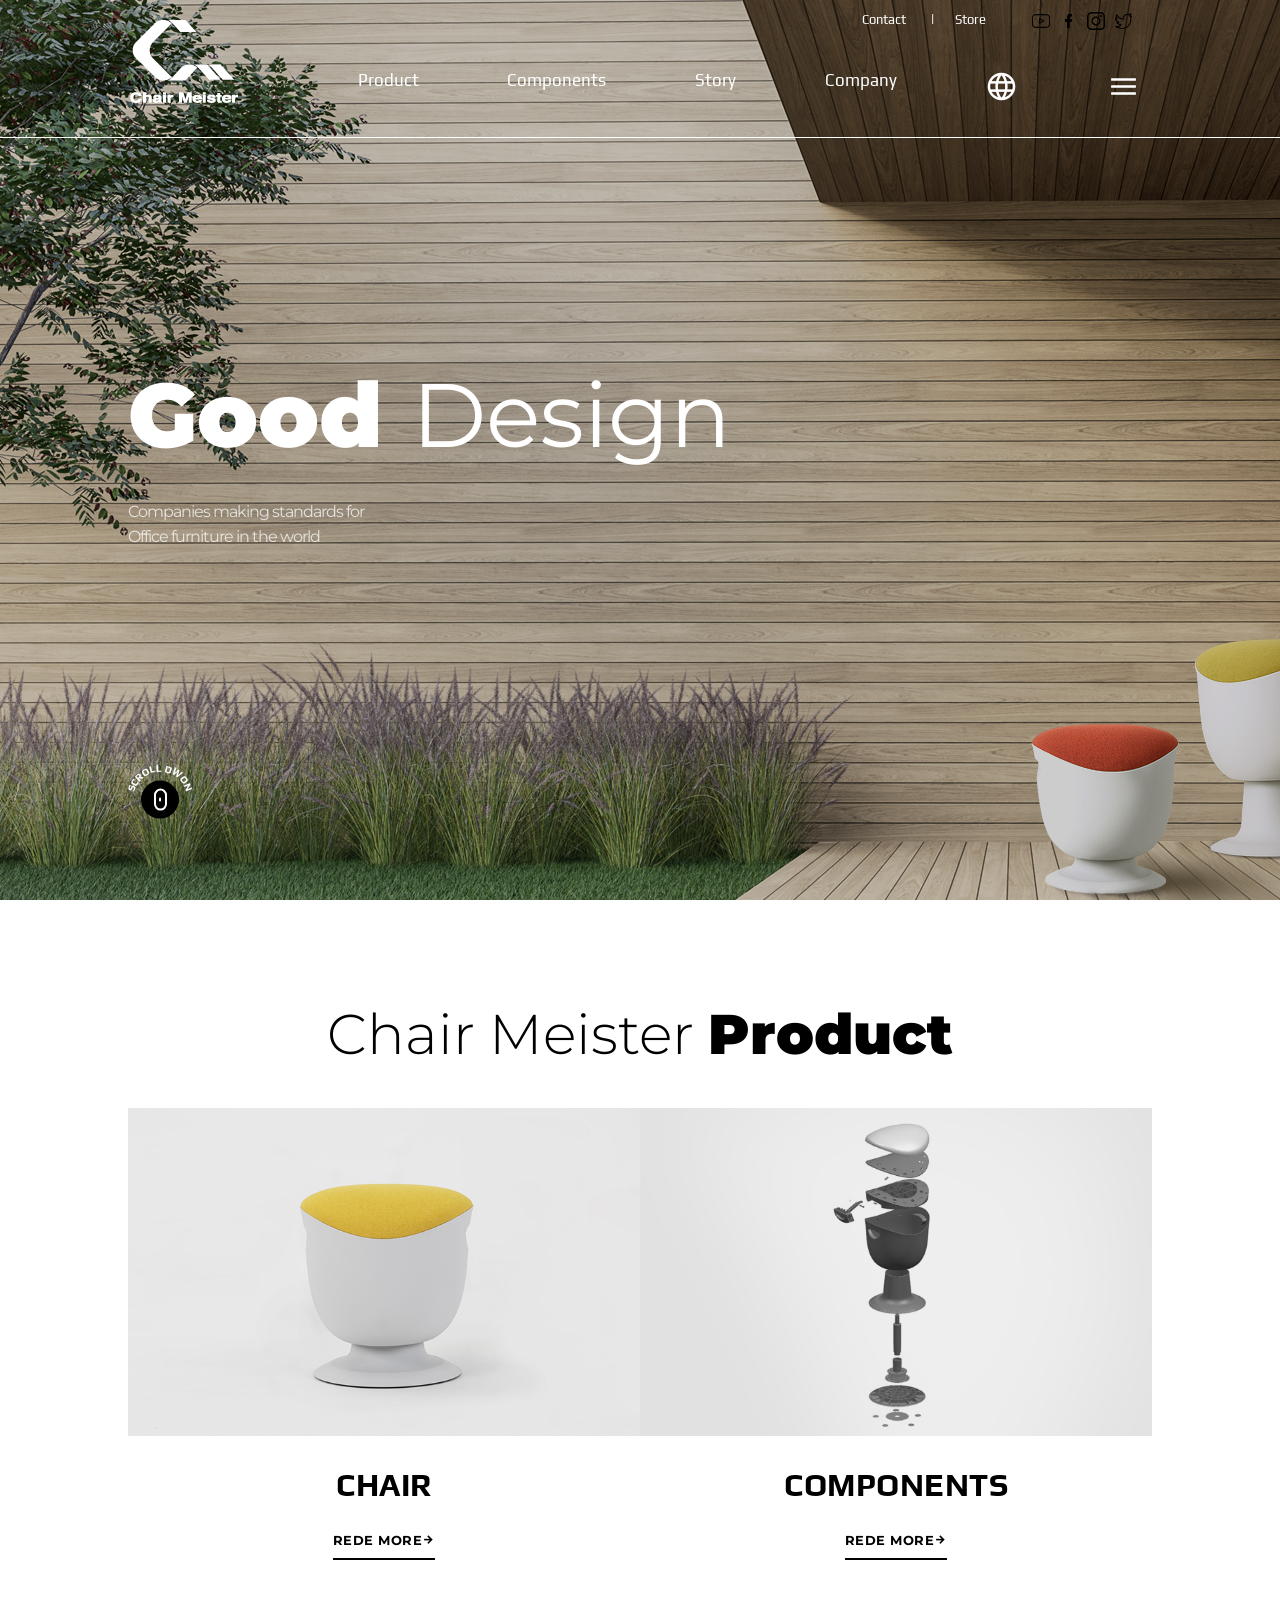
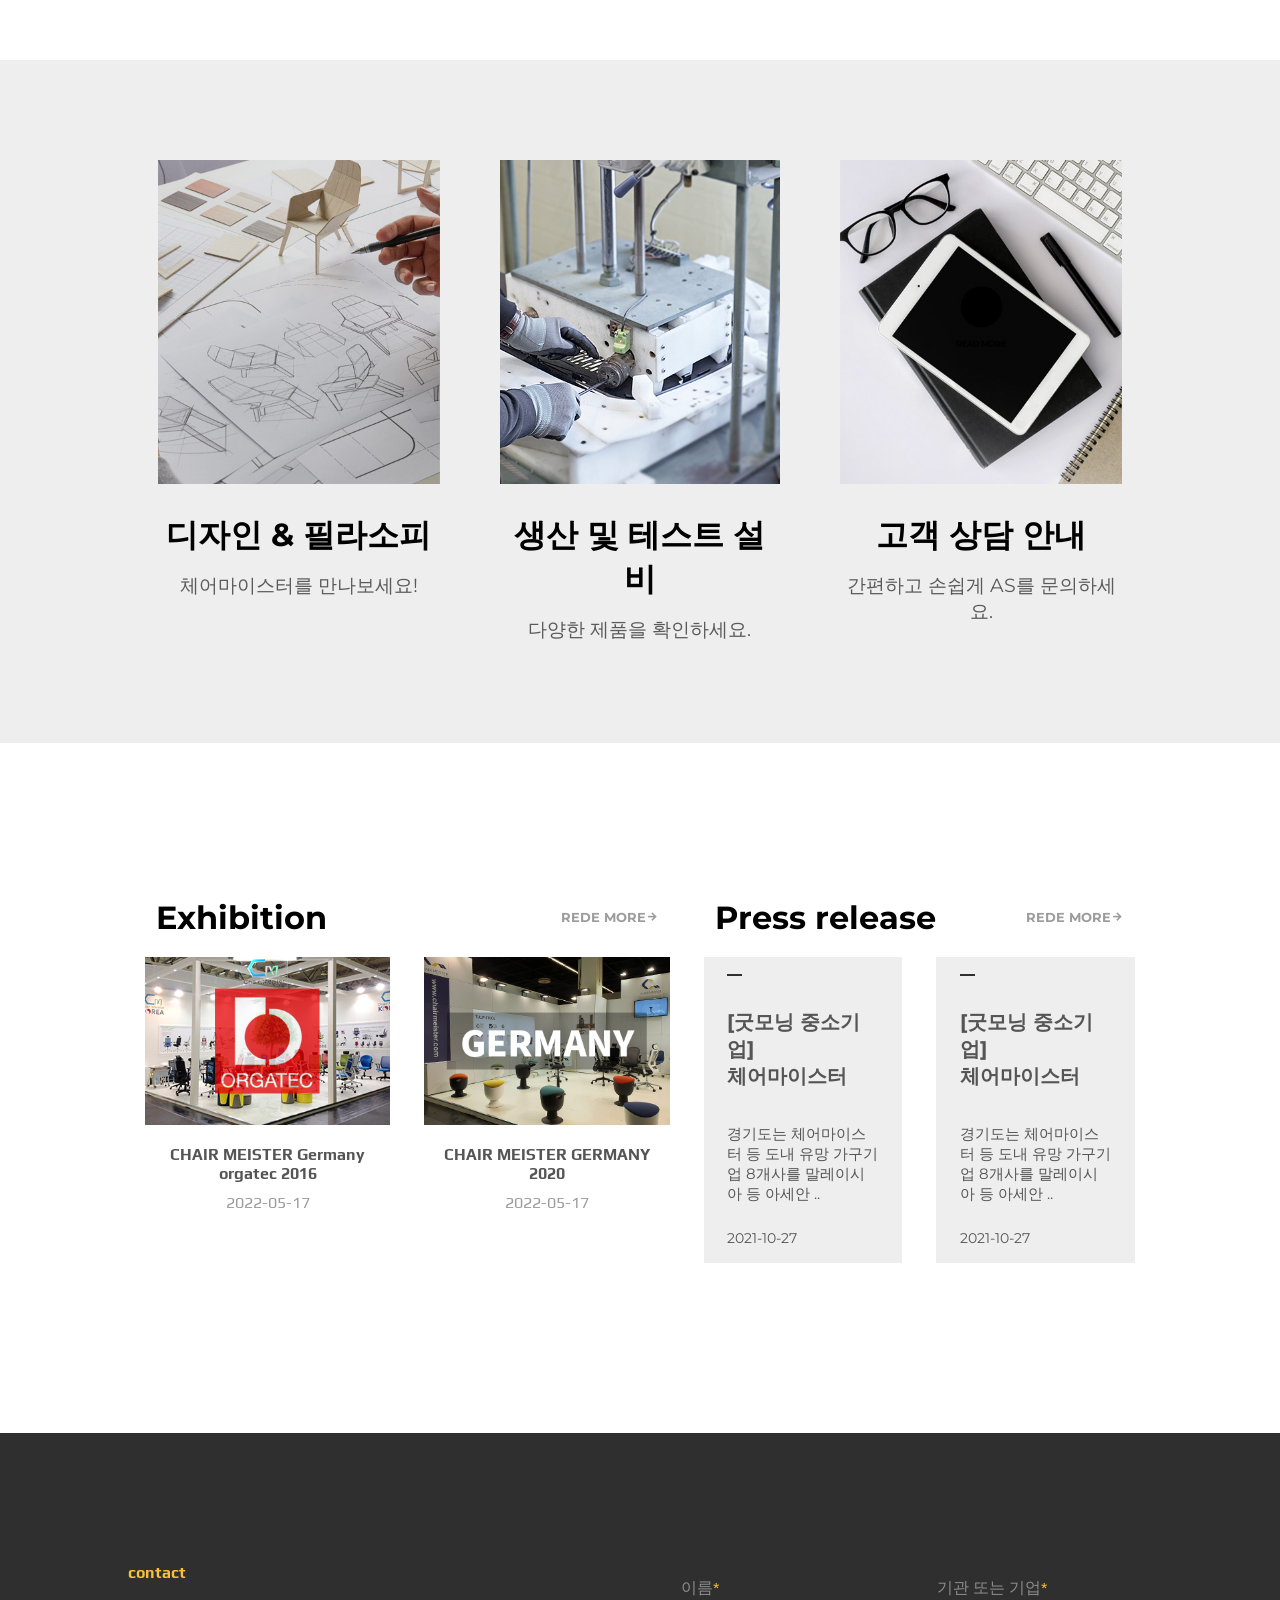
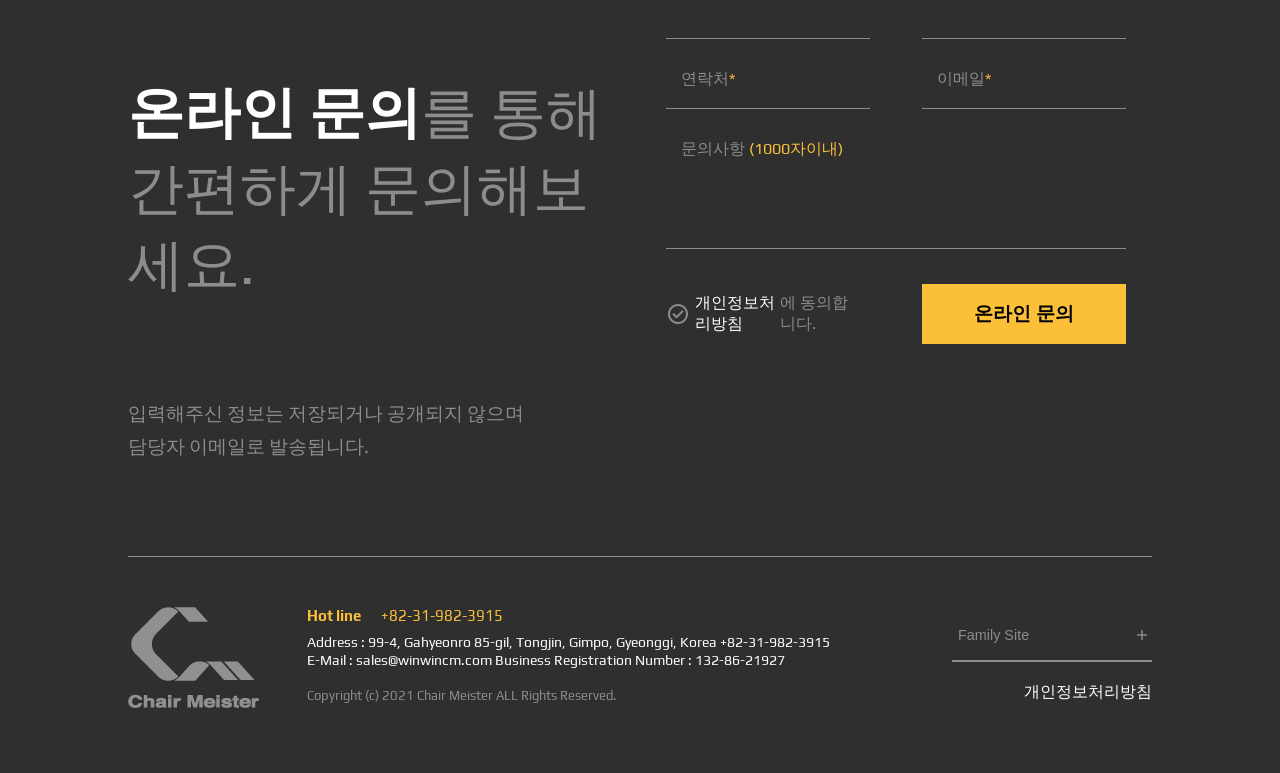
<file: index.html>
<!DOCTYPE html>
<html lang="ko">
  <head>
    <meta charset="UTF-8" />
    <meta http-equiv="X-UA-Compatible" content="IE=edge" />
    <meta name="viewport" content="width=device-width, initial-scale=1.0" />
    <title>main</title>
    <script src="https://ajax.googleapis.com/ajax/libs/jquery/3.6.1/jquery.min.js"></script>
    <script defer src="./js/index.js"></script>
    <script src="https://cdn.jsdelivr.net/npm/swiper/swiper-bundle.min.js"></script>
    <script src="./js/main02.js"></script>
    <link
      rel="stylesheet"
      href="https://fonts.googleapis.com/css2?family=Material+Symbols+Outlined:opsz,wght,FILL,GRAD@48,400,0,0"
    />
    <link
      rel="stylesheet"
      href="https://cdn.jsdelivr.net/npm/swiper/swiper-bundle.min.css"
    />
    <link rel="stylesheet" href="./css/style.css" />
  </head>
  <body>
    <div class="main-container">
      <div class="main-contents-wrap">
        <div class="visual-wrap swiper">
          <div class="visual-img-wrap swiper-wrapper">
            <figure class="swiper-slide">
              <img src="./Img/main_visual/main_visual_01.jpg" alt="" />
            </figure>
            <figure class="swiper-slide">
              <img src="./Img/main_visual/main_visual_02.jpg" alt="" />
            </figure>
            <figure class="swiper-slide">
              <img src="./Img/main_visual/main_visual_03.jpg" alt="" />
            </figure>
          </div>
          <div class="visual-text-container">
            <div class="visual-text-wrap">
              <p><span>Good</span>Design</p>
              <p>
                Companies making standards for<br />
                Office furniture in the world
              </p>
            </div>
          </div>
          <div class="icons-container">
            <div class="icons">
              <div class="scroll">
                <img src="./Img/scroll_txt.png" alt="" />
                <div class="scroll-black-box">
                  <span></span>
                </div>
              </div>
              <div class="bars">
                <div class="swiper-pagination"></div>
                <!-- <span></span>
                <span></span>
                <span></span> -->
              </div>
            </div>
          </div>
        </div>

        <div class="main-product-container">
          <div class="main-product-wrap">
            <div class="main-product-title" style="opacity: 0">
              <h2>Chair Meister <span>Product</span></h2>
            </div>
            <ul>
              <li>
                <a href="#">
                  <img src="./Img/main_img/main_product_img01.jpg" alt="" />
                  <p>CHAIR</p>
                  <div class="product-text">
                    <span> REDE MORE </span>
                    <span class="material-symbols-outlined">
                      arrow_forward
                    </span>
                  </div>
                </a>
              </li>
              <li>
                <a href="#">
                  <img src="./Img/main_img/main_product_img02.jpg" alt="" />
                  <p>COMPONENTS</p>
                  <div class="product-text">
                    <span> REDE MORE </span>
                    <span class="material-symbols-outlined">
                      arrow_forward
                    </span>
                  </div>
                </a>
              </li>
            </ul>
          </div>
        </div>

        <div class="main-quick-container">
          <div class="main-quick-wrap">
            <ul>
              <li>
                <a href="#">
                  <img src="./Img/main_img/main_quick_img01.jpg" alt="" />
                  <div class="quick-text">
                    <p>디자인 & 필라소피</p>
                    <span>체어마이스터를 만나보세요!</span>
                  </div>
                </a>
              </li>
              <li>
                <a href="#">
                  <img src="./Img/main_img/main_quick_img02.jpg" alt="" />
                  <div class="quick-text">
                    <p>생산 및 테스트 설비</p>
                    <span>다양한 제품을 확인하세요.</span>
                  </div>
                </a>
              </li>
              <li>
                <a href="#">
                  <img src="./Img/main_img/main_quick_img03.jpg" alt="" />
                  <div class="quick-text">
                    <p>고객 상담 안내</p>
                    <span>간편하고 손쉽게 AS를 문의하세요.</span>
                  </div>
                </a>
              </li>
            </ul>
          </div>
        </div>

        <div class="main-exhibition-container">
          <div class="main-exhibition-wrap" style="opacity: 0">
            <div class="exhibition">
              <div class="ex-title">
                <p>Exhibition</p>
                <div class="product-text">
                  <span> REDE MORE </span>
                  <span class="material-symbols-outlined"> arrow_forward </span>
                </div>
              </div>
              <div class="ex-img">
                <ul>
                  <li>
                    <a href="#">
                      <img src="./Img/Exhibition/Exhibition01.jpg" alt="" />
                      <div class="ex-text">
                        <p>CHAIR MEISTER Germany orgatec 2016</p>
                        <span>2022-05-17</span>
                      </div>
                    </a>
                  </li>
                  <li>
                    <a href="#">
                      <img src="./Img/Exhibition/Exhibition02.jpg" alt="" />
                      <div class="ex-text">
                        <p>CHAIR MEISTER GERMANY 2020</p>
                        <span>2022-05-17</span>
                      </div>
                    </a>
                  </li>
                </ul>
              </div>
            </div>
            <div class="release">
              <div class="release-title">
                <p>Press release</p>
                <div class="product-text">
                  <span> REDE MORE </span>
                  <span class="material-symbols-outlined"> arrow_forward </span>
                </div>
              </div>
              <ul>
                <li>
                  <a href="#">
                    <div class="release-box">
                      <span class="line"></span>
                      <h5>
                        [굿모닝 중소기업] <br />
                        체어마이스터
                      </h5>
                      <p>
                        경기도는 체어마이스터 등 도내 유망 가구기업 8개사를
                        말레이시아 등 아세안 ..
                      </p>
                      <span>2021-10-27</span>
                    </div>
                  </a>
                </li>
                <li>
                  <a href="#">
                    <div class="release-box">
                      <span class="line"></span>
                      <h5>
                        [굿모닝 중소기업] <br />
                        체어마이스터
                      </h5>
                      <p>
                        경기도는 체어마이스터 등 도내 유망 가구기업 8개사를
                        말레이시아 등 아세안 ..
                      </p>
                      <span>2021-10-27</span>
                    </div>
                  </a>
                </li>
              </ul>
            </div>
          </div>
        </div>
      </div>
    </div>
  </body>
</html>
</file>
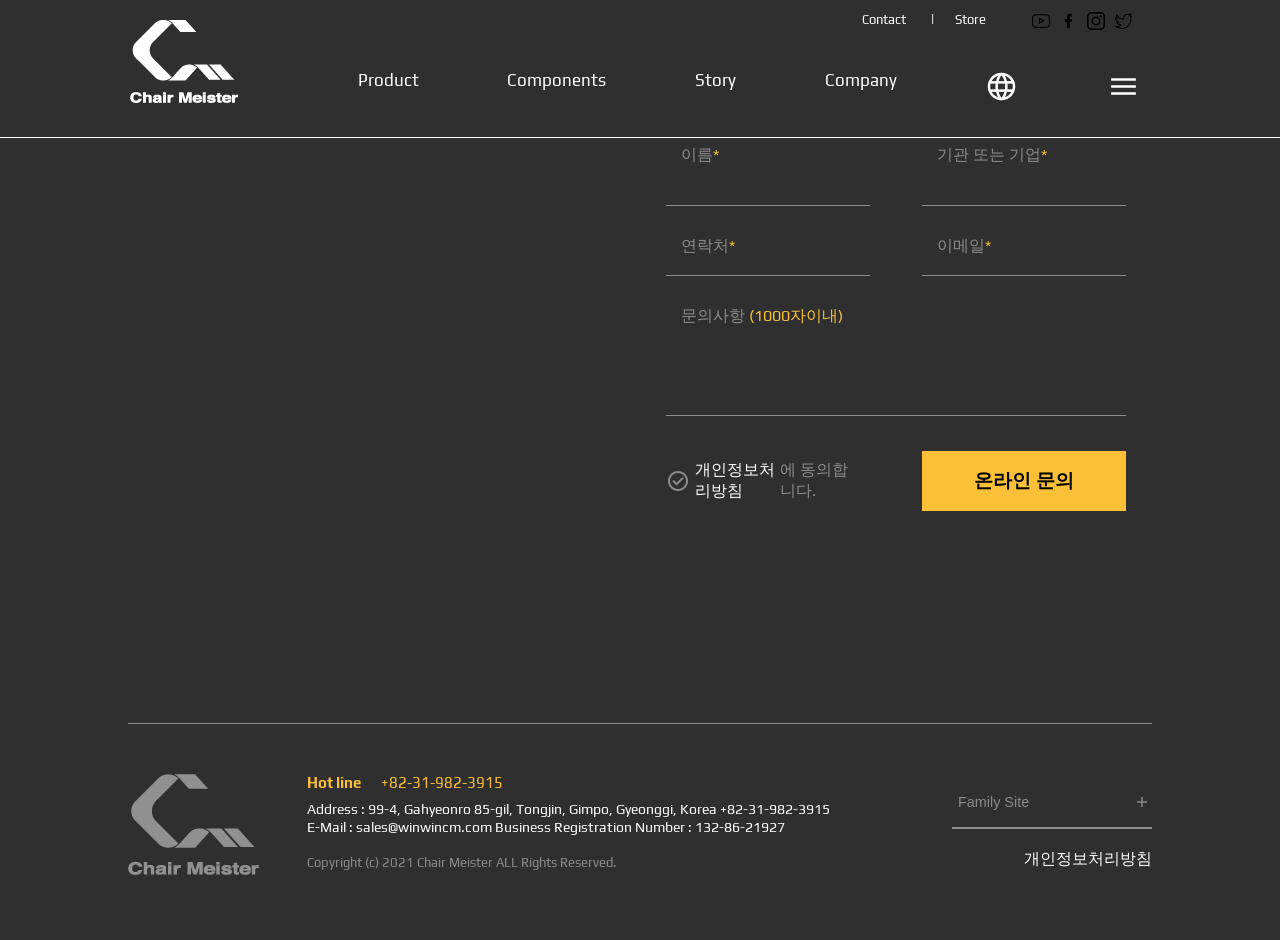
<file: inc.html>
<!DOCTYPE html>
<html lang="ko">
  <head>
    <meta charset="UTF-8" />
    <meta http-equiv="X-UA-Compatible" content="IE=edge" />
    <meta name="viewport" content="width=device-width, initial-scale=1.0" />
    <title>체어마이스터 클론</title>
    <script src="https://ajax.googleapis.com/ajax/libs/jquery/3.6.1/jquery.min.js"></script>
    <link rel="stylesheet" href="./css/common.css" />
    <link
      rel="stylesheet"
      href="https://fonts.googleapis.com/css2?family=Material+Symbols+Outlined:opsz,wght,FILL,GRAD@20..48,100..700,0..1,-50..200"
    />
    <script defer src="./js/main02.js"></script>
  </head>
  <body>
    <header>
      <!-- <div class="bg"></div> -->
      <div class="visual-container">
        <div class="visual-wrap">
          <div class="logo">
            <a href="./index.html" title="logo">
              <h1>
                <img src="./Img/logo/logo.png" alt="" />
              </h1>
            </a>
          </div>

          <!--****************************** nav ************************************ -->
          <div class="nav-wrap">
            <div class="nav-top">
              <!-- 퀵리스트 -->
              <div class="quick-list">
                <ul>
                  <li href="#">
                    <a href="#">Contact</a>
                  </li>
                  <li>
                    <a href="#">Store</a>
                  </li>
                </ul>
              </div>
              <!-- SNS -->
              <div class="sns">
                <ul>
                  <li>
                    <a href="#">
                      <img src="./Img/sns_icon/youtube2.png" alt="youtube" />
                    </a>
                  </li>
                  <li>
                    <a href="#">
                      <img src="./Img/sns_icon/facebook.png" alt="youtube" />
                    </a>
                  </li>
                  <li>
                    <a href="#">
                      <img src="./Img/sns_icon/instagram.png" alt="youtube" />
                    </a>
                  </li>
                  <li>
                    <a href="#">
                      <img src="./Img/sns_icon/twitter.png" alt="youtube" />
                    </a>
                  </li>
                </ul>
              </div>
            </div>

            <div class="nav-bottom">
              <ul>
                <li>
                  <div class="yellow-line">
                    <a href="./taskChair.html">Product</a>
                  </div>
                  <div class="nav-2dep">
                    <ul>
                      <li>
                        <a href="./taskChair.html">Task chair</a>
                      </li>
                      <li>
                        <a href="./multiChair.html">Multi chair</a>
                      </li>
                      <li>
                        <a href="./stool.html">Stool</a>
                      </li>
                    </ul>
                  </div>
                </li>
                <li>
                  <div class="yellow-line">
                    <a href="./taskChair.html">Components</a>
                  </div>
                  <div class="nav-2dep">
                    <ul>
                      <li>
                        <a href="./taskChair.html">Task chair</a>
                      </li>
                      <li>
                        <a href="./multiChair.html">Multi chair</a>
                      </li>
                      <li>
                        <a href="./stool.html">Stool</a>
                      </li>
                    </ul>
                  </div>
                </li>
                <li>
                  <div class="yellow-line">
                    <a href="#">Story</a>
                  </div>
                  <div class="nav-2dep">
                    <ul>
                      <li>
                        <a href="#">디자인&필라소피</a>
                      </li>
                      <li>
                        <a href="#">생산 및 테스트설비</a>
                      </li>
                      <li>
                        <a href="#">해외시장 개척</a>
                      </li>
                      <li>
                        <a href="#">국내 해외 납품사례</a>
                      </li>
                    </ul>
                  </div>
                </li>
                <li>
                  <div class="yellow-line">
                    <a href="#">Company</a>
                  </div>
                  <div class="nav-2dep">
                    <ul>
                      <li>
                        <a href="#">회사개요</a>
                      </li>
                      <li>
                        <a href="#">연혁</a>
                      </li>
                      <li>
                        <a href="#">사업장 안내</a>
                      </li>
                    </ul>
                  </div>
                </li>
                <li>
                  <a href="#">
                    <div class="language-box">
                      <span class="material-symbols-outlined"> language </span>
                      <!-- <ul>
                        <li>
                          <a href="#">KR</a>
                        </li>
                      </ul> -->
                    </div>
                  </a>
                </li>
                <li>
                  <a href="./siteMap.html">
                    <span class="material-symbols-outlined"> menu </span>
                  </a>
                </li>
              </ul>
            </div>
          </div>
        </div>
      </div>
    </header>
    <footer>
      <div class="footer-container">
        <div class="footer-top-wrap">
          <div class="footer-top">
            <div class="footer-top-left" style="opacity: 0;">
              <!-- 푸터 왼쪽 -->
              <span>contact</span>
              <h5>
                <span>온라인 문의</span>를 통해 <br />
                간편하게 문의해보세요.
              </h5>
              <p>
                입력해주신 정보는 저장되거나 공개되지 않으며 <br />
                담당자 이메일로 발송됩니다.
              </p>
            </div>
            <!-- 푸터 오른쪽 -->
            <form class="footer-top-right">
              <div class="footer-top-contents">
                <ul>
                  <li>
                    <div>이름<span>*</span></div>
                    <input type="text" />
                  </li>
                  <li>
                    <div>기관 또는 기업<span>*</span></div>
                    <input type="text" />
                  </li>
                  <li>
                    <div>연락처<span>*</span></div>
                    <input type="text" />
                  </li>
                  <li>
                    <div>이메일<span>*</span></div>
                    <input type="text" />
                  </li>
                  <li>
                    <div>문의사항 <span>(1000자이내)</span></div>
                    <textarea name="" id="" cols="30" rows="10"></textarea>
                  </li>
                </ul>
                <div class="footer-contact-btn">
                  <div class="agree-check-box">
                    <input type="check-box" id="onlineAgree" />
                    <label for="onlineAgree">
                      <span class="material-symbols-outlined">
                        check_circle
                      </span>
                      <a href="#">개인정보처리방침</a>에 동의합니다.
                    </label>
                  </div>
                  <button type="button">온라인 문의</button>
                </div>
              </div>
            </form>
          </div>
        </div>
        <div class="footer-bottom-container">
          <div class="footer-bottom-wrap">
            <div class="footer-bottom-left-wrap">
              <div class="footer-bottom-left">
                <img src="./Img/logo/footer_logo.png" alt="logo" />
                <div class="footer-adress">
                  <div class="footer-adress-text">
                    <p><span>Hot line</span>+82-31-982-3915</p>
                  </div>
                  <div class="footer-adress-text">
                    <p>
                      <span
                        >Address : 99-4, Gahyeonro 85-gil, Tongjin, Gimpo,
                        Gyeonggi, Korea </span
                      >+82-31-982-3915
                    </p>
                  </div>
                  <div class="footer-adress-text">
                    <p>
                      <span> E-Mail : sales@winwincm.com</span>
                      Business Registration Number : 132-86-21927
                    </p>
                  </div>
                  <div class="footer-copyright">
                    Copyright (c) 2021 Chair Meister ALL Rights Reserved.
                  </div>
                </div>
              </div>
            </div>
            <div class="footer-bottom-right">
              <div class="family-site-wrap">
                <div class="family-site-box">
                  <button>Family Site</button>
                  <span class="material-symbols-outlined"> add </span>
                  <ul>
                    <li><a href="#">Family Site1</a></li>
                    <li><a href="#">Family Site2</a></li>
                    <li><a href="#">Family Site3</a></li>
                  </ul>
                </div>
                <div class="personal"><a href="#">개인정보처리방침</a></div>
              </div>
            </div>
          </div>
        </div>
      </div>
    </footer>
    
  </body>
</html>
</file>
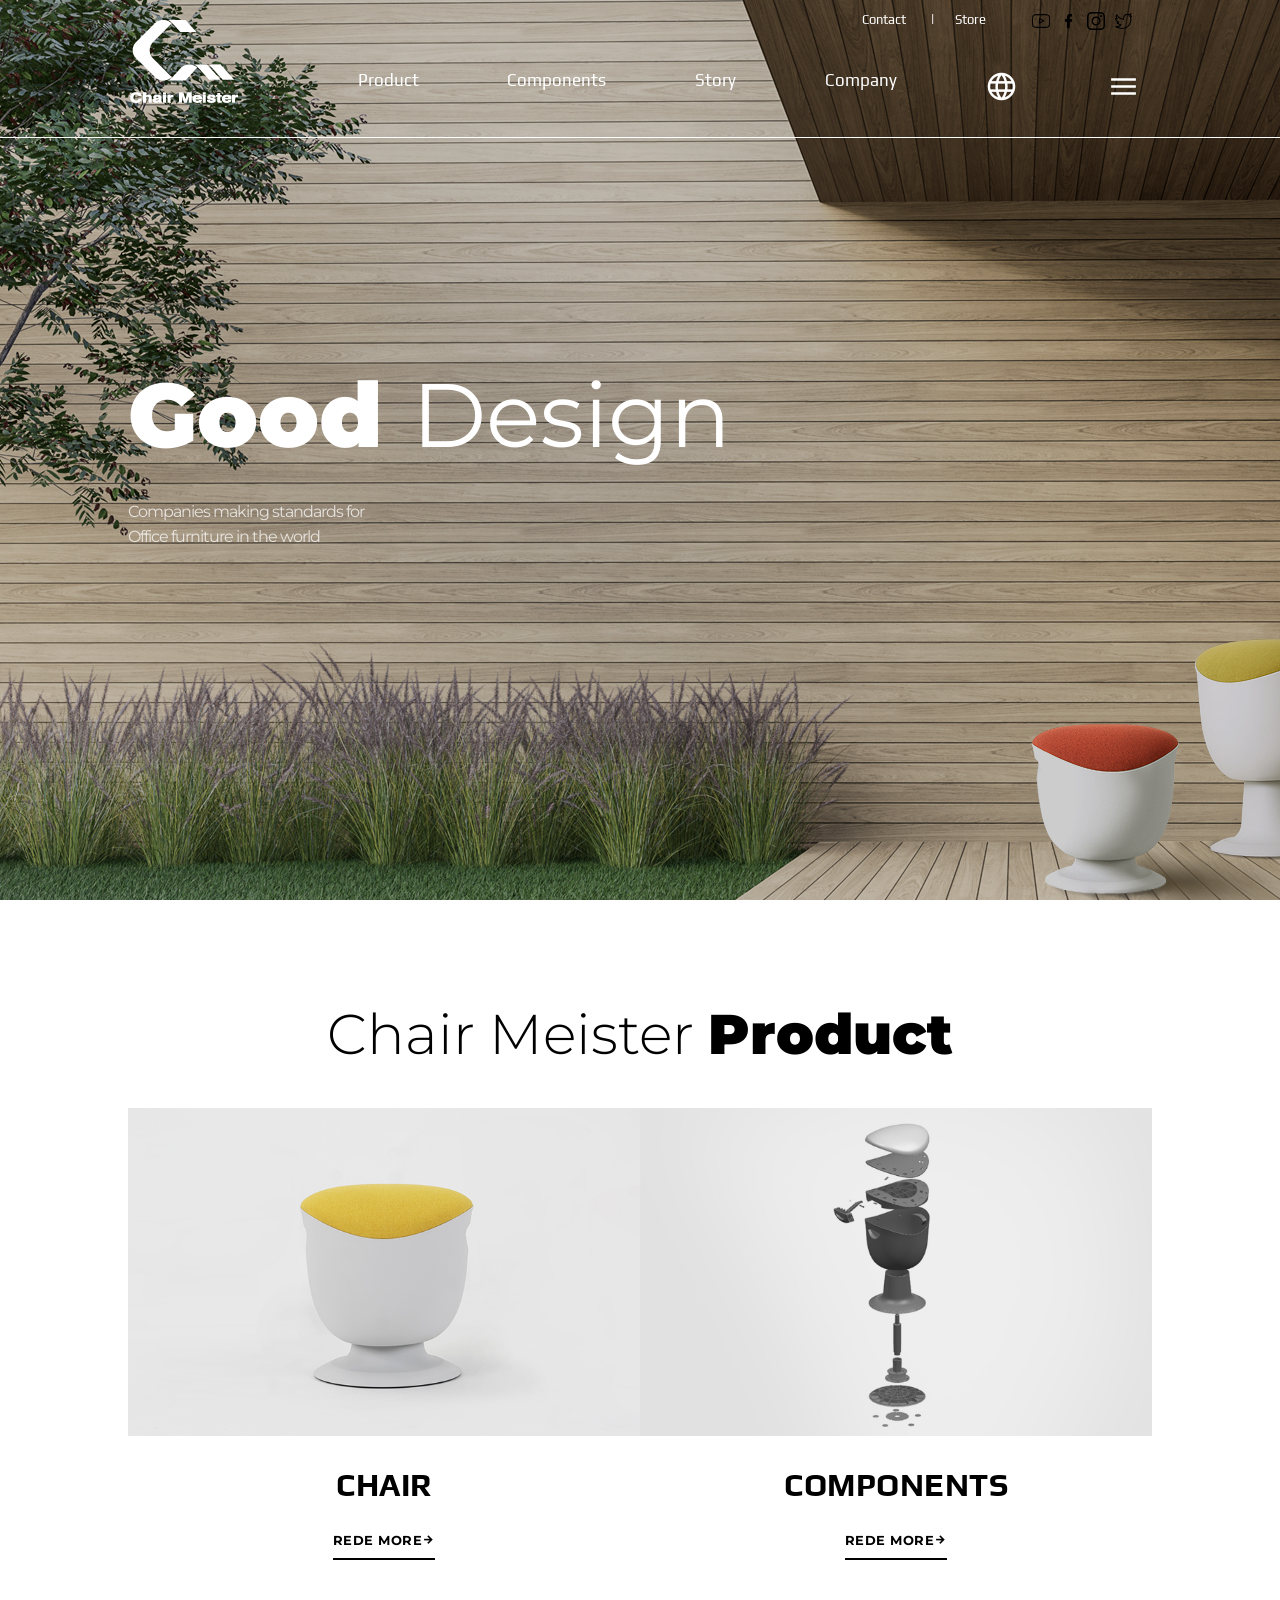
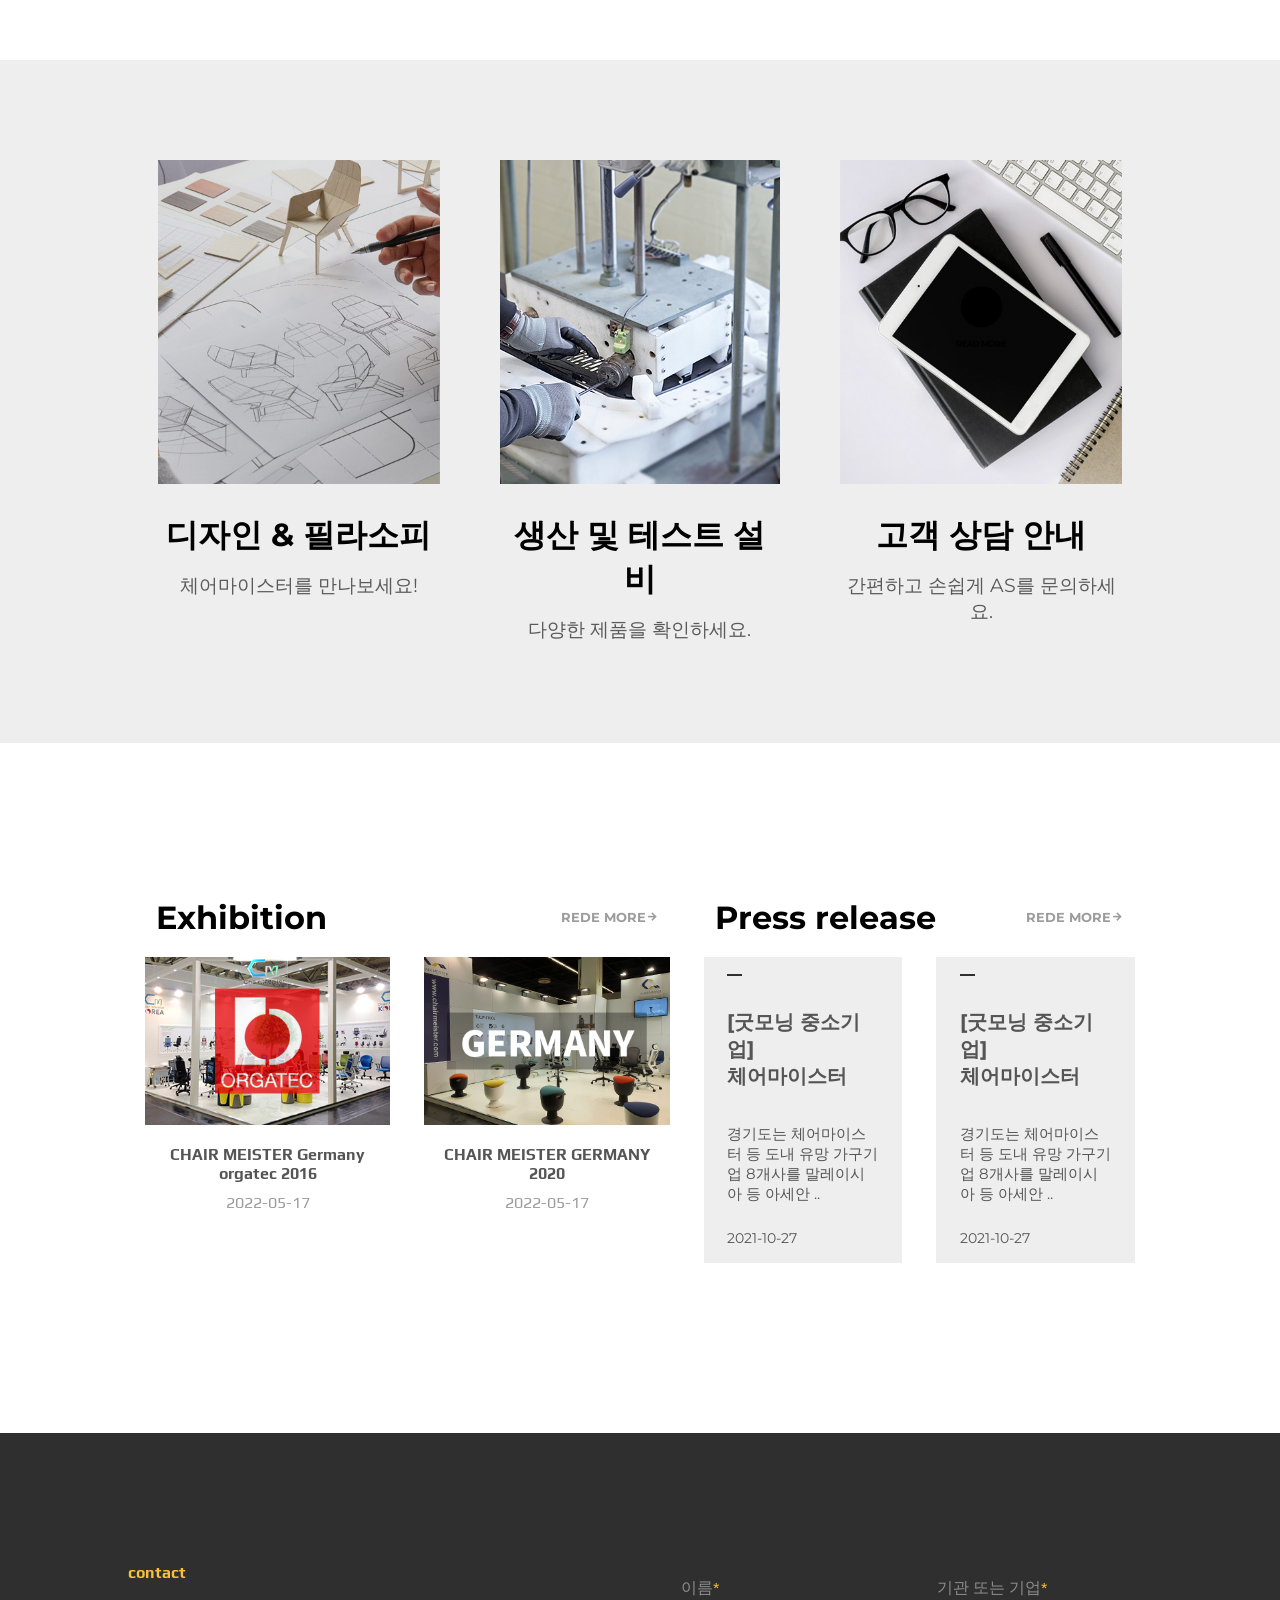
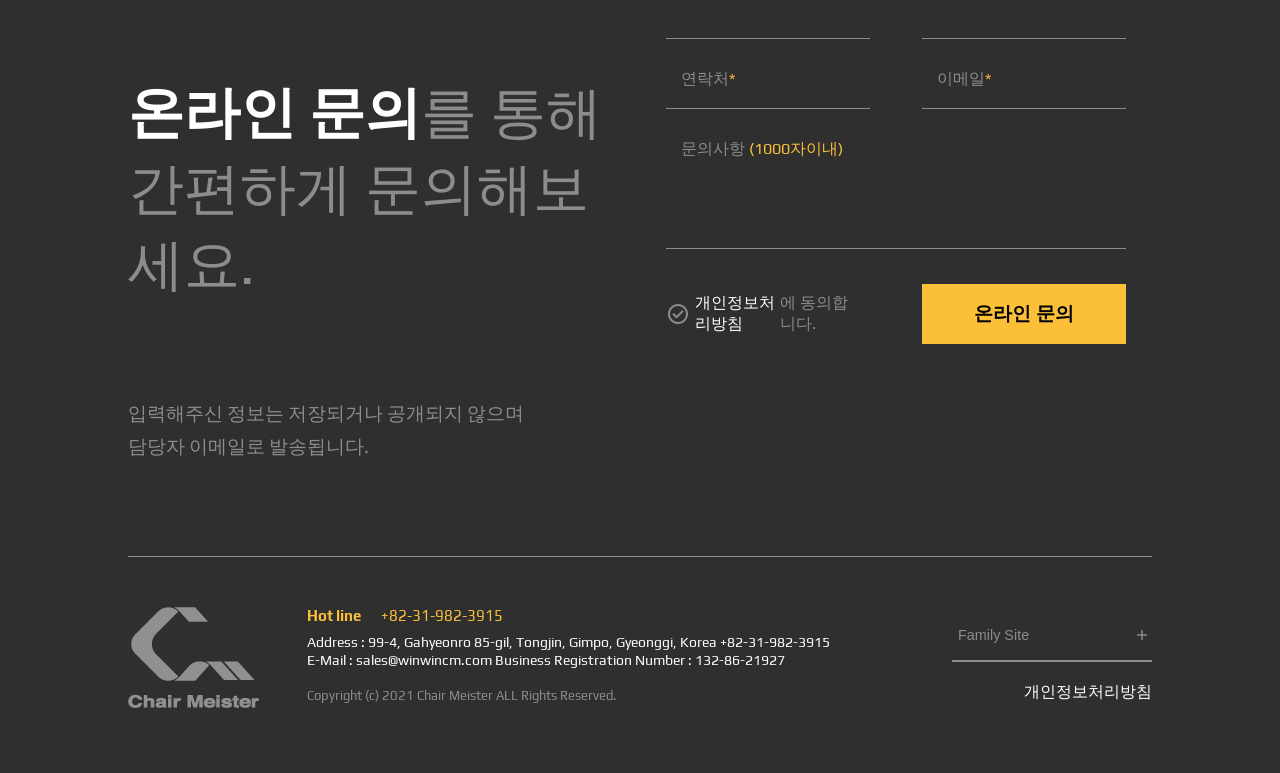
<file: main.html>
<!DOCTYPE html>
<html lang="ko">
  <head>
    <meta charset="UTF-8" />
    <meta http-equiv="X-UA-Compatible" content="IE=edge" />
    <meta name="viewport" content="width=device-width, initial-scale=1.0" />
    <title>main</title>
    <link rel="stylesheet" href="./css/style.css" />
    <link
      rel="stylesheet"
      href="https://fonts.googleapis.com/css2?family=Material+Symbols+Outlined:opsz,wght,FILL,GRAD@48,400,0,0"
    />
  </head>
  <body>
    <header>
      <div class="bg"></div>
      <div class="visual-container">
        <div class="visual-wrap">
          <div class="logo">
            <a href="#" title="logo">
              <h1>
                <img src="./Img/logo/logo.png" alt="" />
              </h1>
            </a>
          </div>

          <!--****************************** nav ************************************ -->
          <div class="nav-wrap">
            <div class="nav-top">
              <!-- 퀵리스트 -->
              <div class="quick-list">
                <ul>
                  <li href="#">
                    <a href="#">Contact</a>
                  </li>
                  <li>
                    <a href="#">Store</a>
                  </li>
                </ul>
              </div>
              <!-- SNS -->
              <div class="sns">
                <ul>
                  <li>
                    <a href="#">
                      <img src="./Img/sns_icon/youtube2.png" alt="youtube" />
                    </a>
                  </li>
                  <li>
                    <a href="#">
                      <img src="./Img/sns_icon/facebook.png" alt="youtube" />
                    </a>
                  </li>
                  <li>
                    <a href="#">
                      <img src="./Img/sns_icon/instagram.png" alt="youtube" />
                    </a>
                  </li>
                  <li>
                    <a href="#">
                      <img src="./Img/sns_icon/twitter.png" alt="youtube" />
                    </a>
                  </li>
                </ul>
              </div>
            </div>

            <div class="nav-bottom">
              <ul>
                <li>
                  <a href="#">Product</a>
                  <div class="nav-2dep">
                    <ul>
                      <li>
                        <a href="#">Task chair</a>
                      </li>
                      <li>
                        <a href="#">Multi chair</a>
                      </li>
                      <li>
                        <a href="#">Stool</a>
                      </li>
                    </ul>
                  </div>
                </li>
                <li>
                  <a href="#">Components</a>
                  <div class="nav-2dep">
                    <ul>
                      <li>
                        <a href="#">Task chair</a>
                      </li>
                      <li>
                        <a href="#">Multi chair</a>
                      </li>
                      <li>
                        <a href="#">Stool</a>
                      </li>
                    </ul>
                  </div>
                </li>
                <li>
                  <a href="#">Story</a>
                  <div class="nav-2dep">
                    <ul>
                      <li>
                        <a href="#">디자인&필라소피</a>
                      </li>
                      <li>
                        <a href="#">생산 및 테스트설비</a>
                      </li>
                      <li>
                        <a href="#">해외시장 개척</a>
                      </li>
                      <li>
                        <a href="#">국내 해외 납품사례</a>
                      </li>
                    </ul>
                  </div>
                </li>
                <li>
                  <a href="#">Company</a>
                  <div class="nav-2dep">
                    <ul>
                      <li>
                        <a href="#">회사개요</a>
                      </li>
                      <li>
                        <a href="#">연혁</a>
                      </li>
                      <li>
                        <a href="#">사업장 안내</a>
                      </li>
                    </ul>
                  </div>
                </li>
                <li>
                  <a href="#">
                    <span class="material-symbols-outlined"> language </span>
                  </a>
                </li>
                <li>
                  <a href="#">
                    <span class="material-symbols-outlined"> menu </span>
                  </a>
                </li>
              </ul>
            </div>
          </div>
        </div>
      </div>
    </header>

    <div class="main-container">
      <div class="main-contents-wrap">
        <div class="visual-wrap">
          <div class="visual-img-wrap">
            <figure>
              <img src="./Img/main_visual/main_visual_01.jpg" alt="" />
            </figure>
            <figure>
              <img src="./Img/main_visual/main_visual_02.jpg" alt="" />
            </figure>
            <figure>
              <img src="./Img/main_visual/main_visual_03.jpg" alt="" />
            </figure>
          </div>
          <div class="visual-text-container">
            <div class="visual-text-wrap">
              <p><span>Good</span>Design</p>
              <p>
                Companies making standards for<br />
                Office furniture in the world
              </p>
            </div>
          </div>
          <div class="icons-container">
            <div class="icons">
              <div class="scroll">
                <img src="./Img/scroll_txt.png" alt="" />
                <div class="scroll-black-box">
                  <span></span>
                </div>
              </div>
              <div class="bars">
                <span></span>
                <span></span>
                <span></span>
              </div>
            </div>
          </div>
        </div>

        <div class="main-product-container">
          <div class="main-product-wrap">
            <div class="main-product-title">
              <h2>Chair Meister <span>Product</span></h2>
            </div>
            <ul>
              <li>
                <a href="#">
                  <img src="./Img/main_img/main_product_img01.jpg" alt="" />
                  <p>CHAIR</p>
                  <div class="product-text">
                    <span> REDE MORE </span>
                    <span class="material-symbols-outlined">
                      arrow_forward
                    </span>
                  </div>
                </a>
              </li>
              <li>
                <a href="#">
                  <img src="./Img/main_img/main_product_img02.jpg" alt="" />
                  <p>COMPONENTS</p>
                  <div class="product-text">
                    <span> REDE MORE </span>
                    <span class="material-symbols-outlined">
                      arrow_forward
                    </span>
                  </div>
                </a>
              </li>
            </ul>
          </div>
        </div>

        <div class="main-quick-container">
          <div class="main-quick-wrap">
            <ul>
              <li>
                <a href="#">
                  <img src="./Img/main_img/main_quick_img01.jpg" alt="" />
                  <div class="quick-text">
                    <p>디자인 & 필라소피</p>
                    <span>체어마이스터를 만나보세요!</span>
                  </div>
                </a>
              </li>
              <li>
                <a href="#">
                  <img src="./Img/main_img/main_quick_img02.jpg" alt="" />
                  <div class="quick-text">
                    <p>생산 및 테스트 설비</p>
                    <span>다양한 제품을 확인하세요.</span>
                  </div>
                </a>
              </li>
              <li>
                <a href="#">
                  <img src="./Img/main_img/main_quick_img03.jpg" alt="" />
                  <div class="quick-text">
                    <p>고객 상담 안내</p>
                    <span>간편하고 손쉽게 AS를 문의하세요.</span>
                  </div>
                </a>
              </li>
            </ul>
          </div>
        </div>

        <div class="main-exhibition-container">
          <div class="main-exhibition-wrap">
            <div class="exhibition">
              <div class="ex-title">
                <p>Exhibition</p>
                <div class="product-text">
                  <span> REDE MORE </span>
                  <span class="material-symbols-outlined"> arrow_forward </span>
                </div>
              </div>
              <div class="ex-img">
                <ul>
                  <li>
                    <a href="#">
                      <img src="./Img/Exhibition/Exhibition01.jpg" alt="" />
                      <div class="ex-text">
                        <p>CHAIR MEISTER Germany orgatec 2016</p>
                        <span>2022-05-17</span>
                      </div>
                    </a>
                  </li>
                  <li>
                    <a href="#">
                      <img src="./Img/Exhibition/Exhibition02.jpg" alt="" />
                      <div class="ex-text">
                        <p>CHAIR MEISTER GERMANY 2020</p>
                        <span>2022-05-17</span>
                      </div>
                    </a>
                  </li>
                </ul>
              </div>
            </div>
            <div class="release">
              <div class="release-title">
                <p>Press release</p>
                <div class="product-text">
                  <span> REDE MORE </span>
                  <span class="material-symbols-outlined"> arrow_forward </span>
                </div>
              </div>
              <ul>
                <li>
                  <a href="#">
                    <div class="release-box">
                      <span class="line"></span>
                      <h5>
                        [굿모닝 중소기업] <br />
                        체어마이스터
                      </h5>
                      <p>
                        경기도는 체어마이스터 등 도내 유망 가구기업 8개사를
                        말레이시아 등 아세안 ..
                      </p>
                      <span>2021-10-27</span>
                    </div>
                  </a>
                </li>
                <li>
                  <a href="#">
                    <div class="release-box">
                      <span class="line"></span>
                      <h5>
                        [굿모닝 중소기업] <br />
                        체어마이스터
                      </h5>
                      <p>
                        경기도는 체어마이스터 등 도내 유망 가구기업 8개사를
                        말레이시아 등 아세안 ..
                      </p>
                      <span>2021-10-27</span>
                    </div>
                  </a>
                </li>
              </ul>
            </div>
          </div>
        </div>
      </div>
    </div>

    <footer>
      <div class="footer-container">
        <div class="footer-top-wrap">
          <div class="footer-top">
            <div class="footer-top-left">
              <!-- 푸터 왼쪽 -->
              <span>contact</span>
              <h5>
                <span>온라인 문의</span>를 통해 <br />
                간편하게 문의해보세요.
              </h5>
              <p>
                입력해주신 정보는 저장되거나 공개되지 않으며 <br />
                담당자 이메일로 발송됩니다.
              </p>
            </div>
            <!-- 푸터 오른쪽 -->
            <form class="footer-top-right">
              <div class="footer-top-contents">
                <ul>
                  <li>
                    <div>이름<span>*</span></div>
                    <input type="text" />
                  </li>
                  <li>
                    <div>기관 또는 기업<span>*</span></div>
                    <input type="text" />
                  </li>
                  <li>
                    <div>연락처<span>*</span></div>
                    <input type="text" />
                  </li>
                  <li>
                    <div>이메일<span>*</span></div>
                    <input type="text" />
                  </li>
                  <li>
                    <div>문의사항 <span>(1000자이내)</span></div>
                    <textarea name="" id="" cols="30" rows="10"></textarea>
                  </li>
                </ul>
                <div class="footer-contact-btn">
                  <div class="agree-check-box">
                    <input type="check-box" id="onlineAgree" />
                    <label for="onlineAgree">
                      <span class="material-symbols-outlined">
                        check_circle
                      </span>
                      <a href="#">개인정보처리방침</a>에 동의합니다.
                    </label>
                  </div>
                  <button type="button">온라인 문의</button>
                </div>
              </div>
            </form>
          </div>
        </div>
        <div class="footer-bottom-container">
          <div class="footer-bottom-wrap">
            <div class="footer-bottom-left-wrap">
              <div class="footer-bottom-left">
                <img src="./Img/logo/footer_logo.png" alt="logo" />
                <div class="footer-adress">
                  <div class="footer-adress-text">
                    <p><span>Hot line</span>+82-31-982-3915</p>
                  </div>
                  <div class="footer-adress-text">
                    <p>
                      <span
                        >Address : 99-4, Gahyeonro 85-gil, Tongjin, Gimpo,
                        Gyeonggi, Korea </span
                      >+82-31-982-3915
                    </p>
                  </div>
                  <div class="footer-adress-text">
                    <p>
                      <span> E-Mail : sales@winwincm.com</span>
                      Business Registration Number : 132-86-21927
                    </p>
                  </div>
                  <div class="footer-copyright">
                    Copyright (c) 2021 Chair Meister ALL Rights Reserved.
                  </div>
                </div>
              </div>
            </div>
            <div class="footer-bottom-right">
              <div class="family-site-wrap">
                <div class="family-site-box">
                  <button>Family Site</button>
                  <span class="material-symbols-outlined"> add </span>
                  <ul>
                    <li><a href="#">Family Site1</a></li>
                    <li><a href="#">Family Site2</a></li>
                    <li><a href="#">Family Site3</a></li>
                  </ul>
                </div>
                <div class="personal"><a href="#">개인정보처리방침</a></div>
              </div>
            </div>
          </div>
        </div>
      </div>
    </footer>
  </body>
</html>
</file>
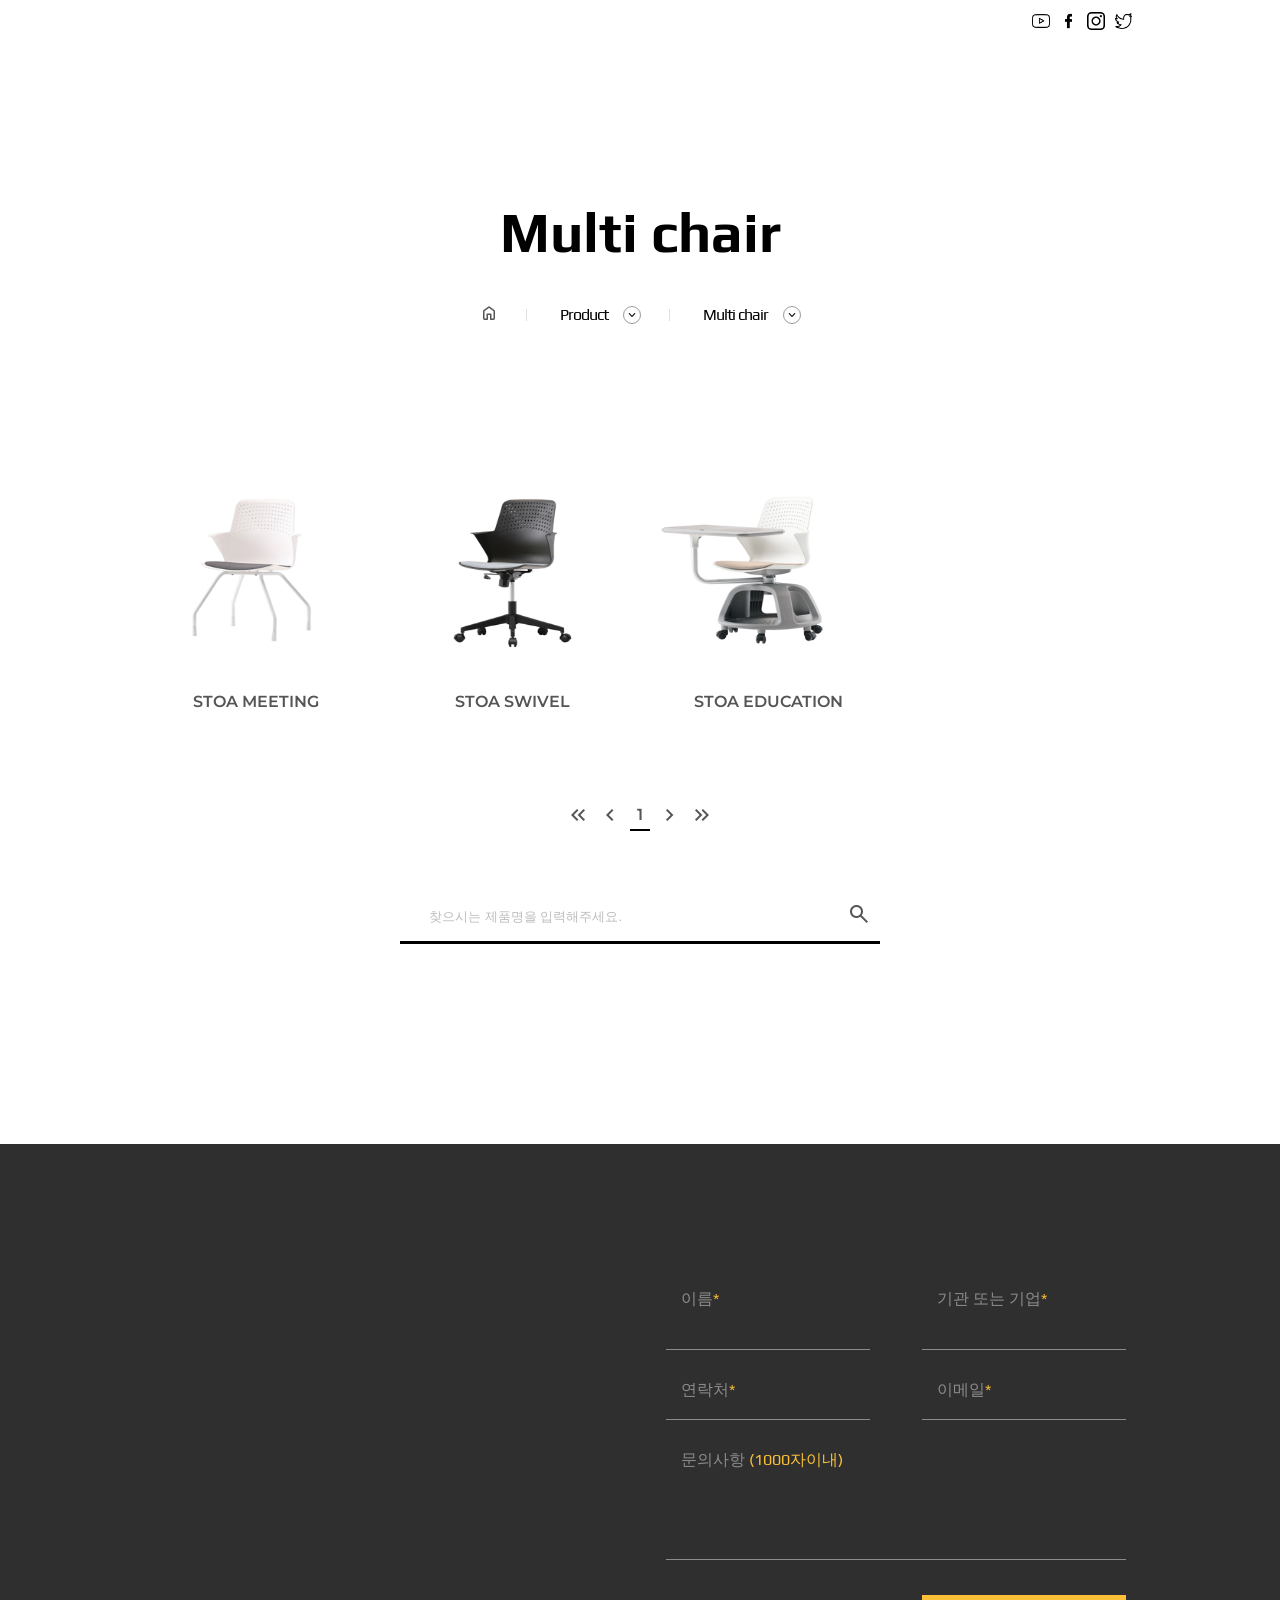
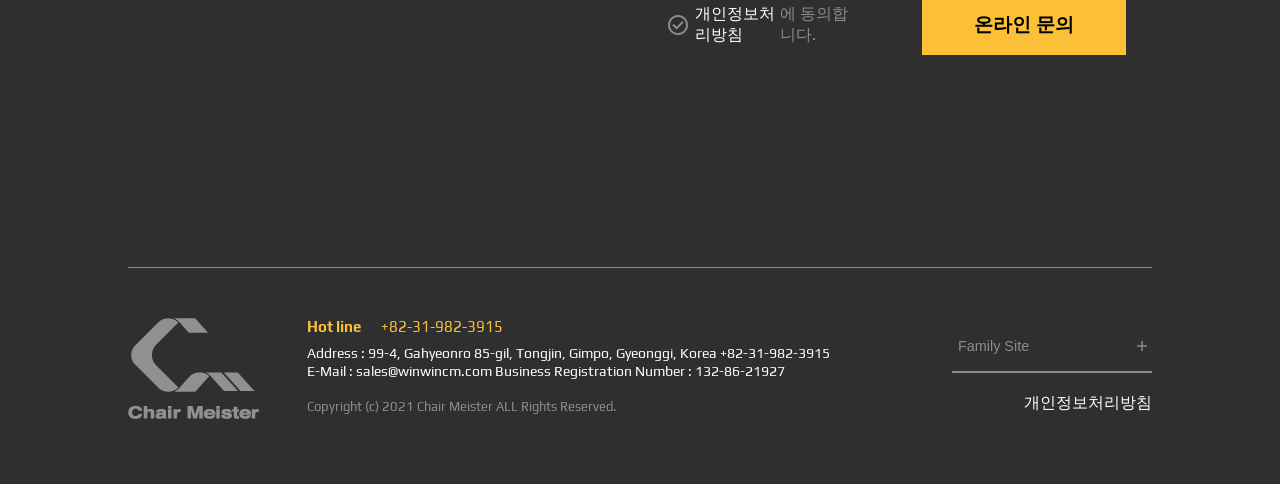
<file: multiChair.html>
<!DOCTYPE html>
<html lang="ko">
  <head>
    <meta charset="UTF-8" />
    <meta http-equiv="X-UA-Compatible" content="IE=edge" />
    <meta name="viewport" content="width=device-width, initial-scale=1.0" />
    <title>multiChair</title>
    <script src="https://ajax.googleapis.com/ajax/libs/jquery/3.6.1/jquery.min.js"></script>
    <script defer src="./js/index.js"></script>
    <link rel="stylesheet" href="./css/multiChair.css" />
    <link
      rel="stylesheet"
      href="https://fonts.googleapis.com/css2?family=Material+Symbols+Rounded:opsz,wght,FILL,GRAD@20..48,100..700,0..1,-50..200"
    />
    <link
      rel="stylesheet"
      href="https://fonts.googleapis.com/css2?family=Material+Symbols+Outlined:opsz,wght,FILL,GRAD@48,400,0,0"
    />
  </head>
  <body>

    <div class="task-chair-container">
      <div class="task-chair-wrap">
        <div class="task-chair-title">
          <h2>Multi  chair</h2>
          <div class="side-menu">
            <a href="#">
              <span class="material-symbols-rounded"> home </span>
            </a>
            <div class="product-btn-wrap">
              <button class="product-btn">
                <p>Product</p>
                <span class="arrow-box">
                  <span class="material-symbols-outlined"> expand_more </span>
                </span>
              </button>
              <ul class="drop-down-menu">
                <li>
                  <a href="#">Product</a>
                </li>
                <li>
                  <a href="#">Components</a>
                </li>
                <li>
                  <a href="#">Story</a>
                </li>
                <li>
                  <a href="#">Company</a>
                </li>
              </ul>
            </div>
            <div class="product-btn-wrap">
              <button class="product-btn">
                <p>Multi chair</p>
                <span class="arrow-box">
                  <span class="material-symbols-outlined"> expand_more </span>
                </span>
              </button>
              <ul class="drop-down-menu">
                <li>
                  <a href="#">Task chair</a>
                </li>
                <li>
                  <a href="#">Multi chair</a>
                </li>
                <li>
                  <a href="#">Stool</a>
                </li>
              </ul>
            </div>
          </div>
        </div>

        <div class="chairs">
          <ul>
            <li>
              <a href="#">
                <div>
                  <img src="./Img/product/stoa_meeting.png" alt="" />
                </div>
                <p>STOA MEETING</p>
              </a>
            </li>
            <li>
              <a href="#">
                <div>
                  <img src="./Img/product/stoa_swivel.jpg" alt="" />
                </div>
                <p>STOA SWIVEL</p>
              </a>
            </li>
            <li>
              <a href="#">
                <div>
                  <img src="./Img/product/stoa_education.png" alt="" />
                </div>
                <p>STOA EDUCATION</p>
              </a>
            </li>
          </ul>
        </div>
        <div class="arrows-wrap">
          <a href="#">
            <span class="material-symbols-outlined">
              keyboard_double_arrow_left
            </span>
          </a>
          <a href="#">
            <span class="material-symbols-outlined"> chevron_left </span>
          </a>
          <a href="#">1</a>
          <a href="#">
            <span class="material-symbols-outlined"> chevron_right </span>
          </a>
          <a href="#">
            <span class="material-symbols-outlined">
              keyboard_double_arrow_right
            </span>
          </a>
        </div>

        <div class="search-container">
          <form action="">
            <div class="search-wrap">
              <input
                type="search"
                placeholder="찾으시는 제품명을 입력해주세요."
              />
              <a href="#">
                <span class="material-symbols-outlined"> search </span>
              </a>
            </div>
          </form>
        </div>
      </div>
    </div>

    
  </body>
</html>
</file>
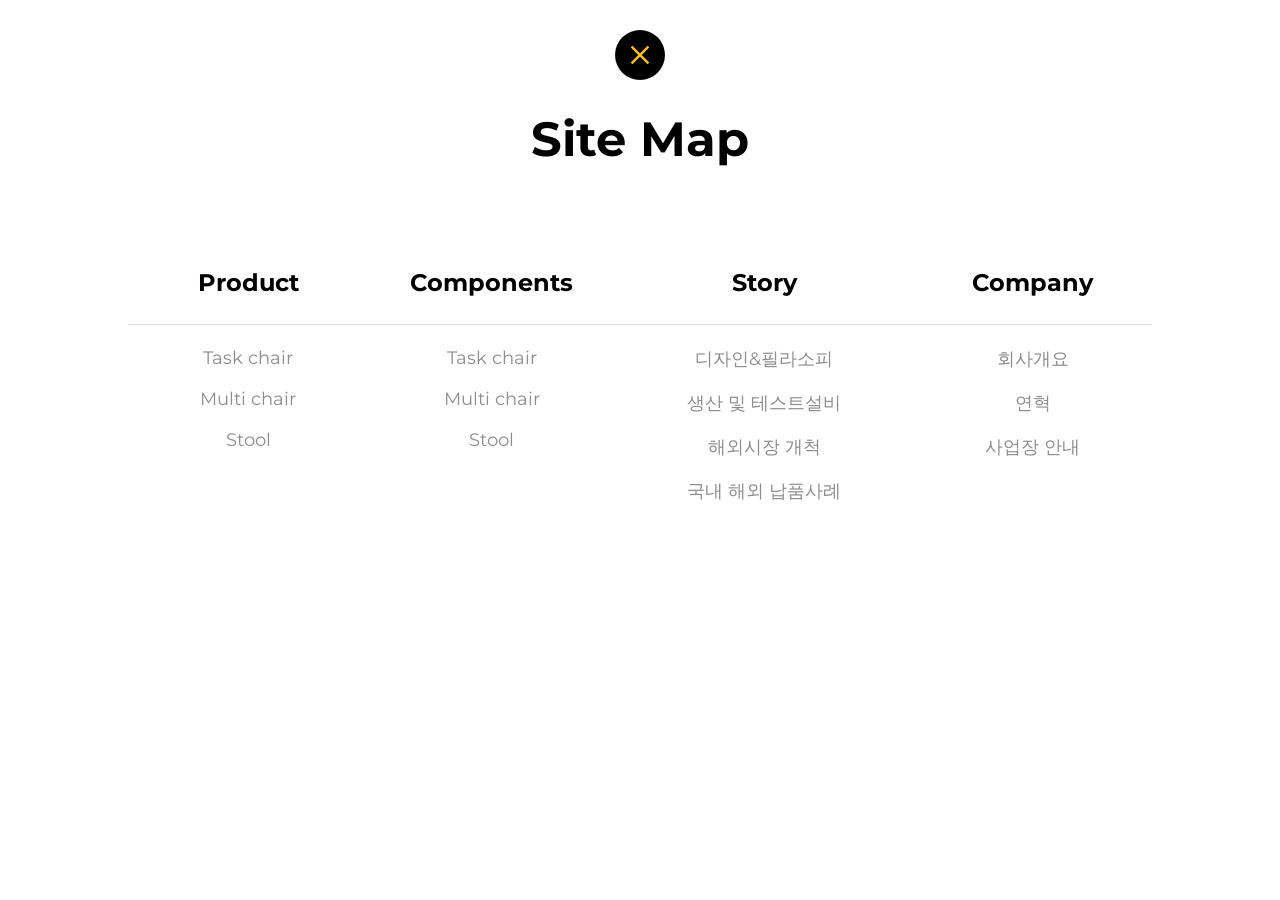
<file: siteMap.html>
<!DOCTYPE html>
<html lang="en">
  <head>
    <meta charset="UTF-8" />
    <meta http-equiv="X-UA-Compatible" content="IE=edge" />
    <meta name="viewport" content="width=device-width, initial-scale=1.0" />
    <title>siteMap</title>
    <script src="https://ajax.googleapis.com/ajax/libs/jquery/3.6.1/jquery.min.js"></script>
    <link rel="stylesheet" href="./css/siteMap.css" />
    <link
      rel="stylesheet"
      href="https://fonts.googleapis.com/css2?family=Material+Symbols+Outlined:opsz,wght,FILL,GRAD@20..48,100..700,0..1,-50..200"
    />
  </head>
  <body>
    <div class="site-map-container">
      <div class="site-map-wrap">
        <div class="btn-title-wrap">
          <button>
            <span class="material-symbols-outlined"> close </span>
          </button>
          <h1>Site Map</h1>
        </div>
        <div class="site-map-menus">
          <div class="menus-title">
            <ul>
              <li>
                <h2>Product</h2>
                <ul>
                  <li>
                    <a href="#">
                      <p>Task chair</p>
                    </a>
                  </li>
                  <li>
                    <a href="#">
                      <p>Multi chair</p>
                    </a>
                  </li>
                  <li>
                    <a href="#">
                      <p>Stool</p>
                    </a>
                  </li>
                </ul>
              </li>
            </ul>

            <ul>
              <li>
                <h2>Components</h2>
                <ul>
                  <li>
                    <a href="#">
                      <p>Task chair</p>
                    </a>
                  </li>
                  <li>
                    <a href="#">
                      <p>Multi chair</p>
                    </a>
                  </li>
                  <li>
                    <a href="#">
                      <p>Stool</p>
                    </a>
                  </li>
                </ul>
              </li>
            </ul>

            <ul>
              <li>
                <h2>Story</h2>
                <ul>
                  <li>
                    <a href="#">
                      <p>디자인&필라소피</p>
                    </a>
                  </li>
                  <li>
                    <a href="#">
                      <p>생산 및 테스트설비</p>
                    </a>
                  </li>
                  <li>
                    <a href="#">
                      <p>해외시장 개척</p>
                    </a>
                  </li>
                  <li>
                    <a href="#">
                      <p>국내 해외 납품사례</p>
                    </a>
                  </li>
                </ul>
              </li>
            </ul>

            <ul>
              <li>
                <h2>Company</h2>
                <ul>
                  <li>
                    <a href="#">
                      <p>회사개요</p>
                    </a>
                  </li>
                  <li>
                    <a href="#">
                      <p>연혁</p>
                    </a>
                  </li>
                  <li>
                    <a href="#">
                      <p>사업장 안내</p>
                    </a>
                  </li>
                </ul>
              </li>
            </ul>
          </div>
        </div>
      </div>
    </div>
  </body>
</html>
</file>
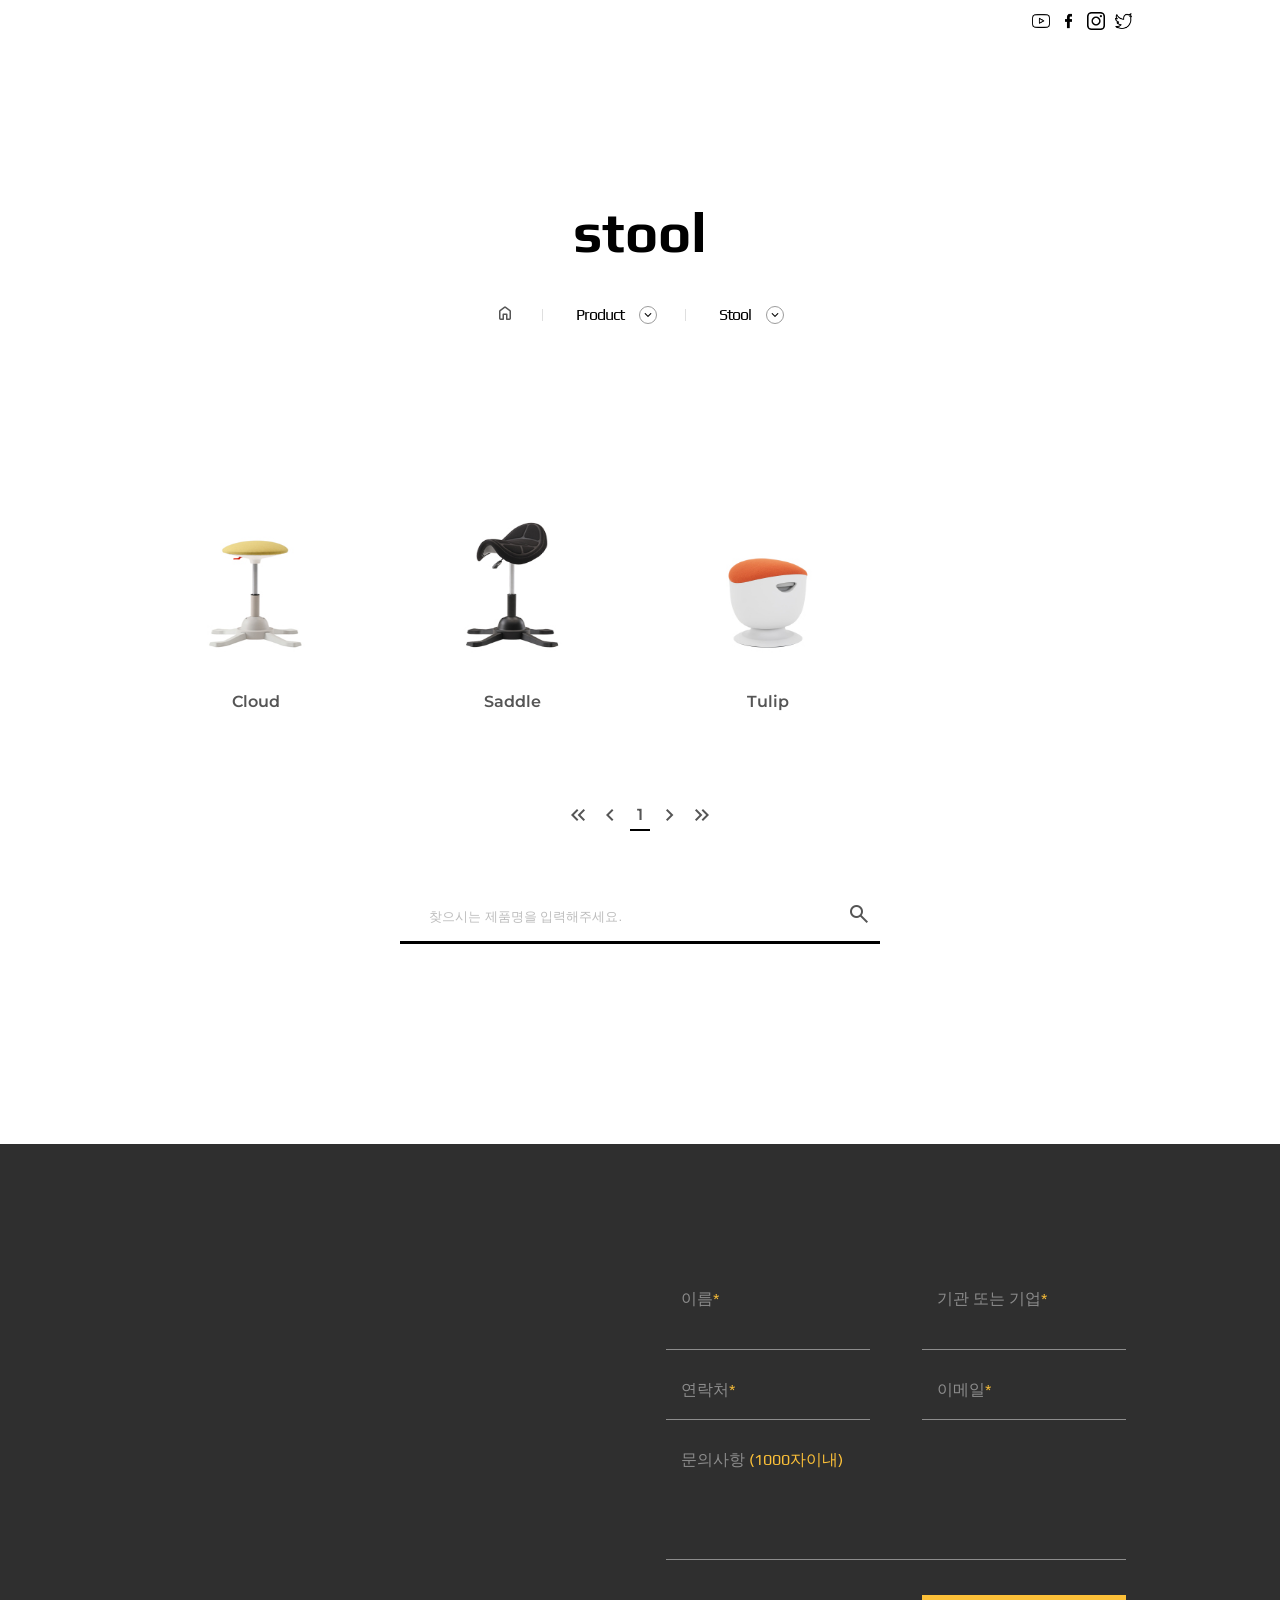
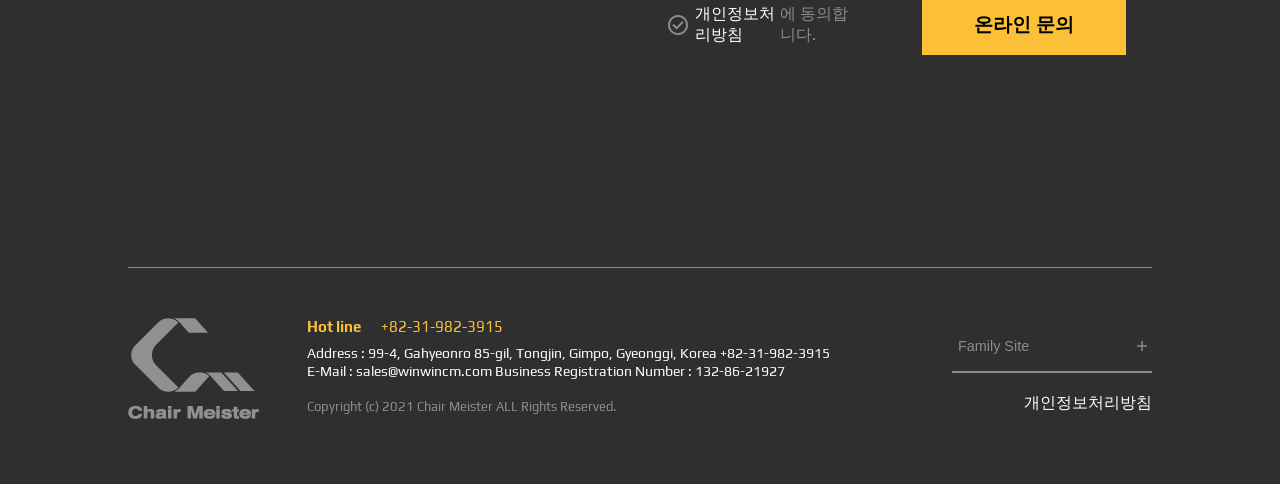
<file: stool.html>
<!DOCTYPE html>
<html lang="ko">
  <head>
    <meta charset="UTF-8" />
    <meta http-equiv="X-UA-Compatible" content="IE=edge" />
    <meta name="viewport" content="width=device-width, initial-scale=1.0" />
    <title>stool</title>
    <script src="https://ajax.googleapis.com/ajax/libs/jquery/3.6.1/jquery.min.js"></script>
    <script defer src="./js/index.js"></script>
    <link rel="stylesheet" href="./css/stool.css" />
    <link
      rel="stylesheet"
      href="https://fonts.googleapis.com/css2?family=Material+Symbols+Rounded:opsz,wght,FILL,GRAD@20..48,100..700,0..1,-50..200"
    />
    <link
      rel="stylesheet"
      href="https://fonts.googleapis.com/css2?family=Material+Symbols+Outlined:opsz,wght,FILL,GRAD@48,400,0,0"
    />
  </head>
  <body>
    

    <div class="task-chair-container">
      <div class="task-chair-wrap">
        <div class="task-chair-title">
          <h2>stool</h2>
          <div class="side-menu">
            <a href="#">
              <span class="material-symbols-rounded"> home </span>
            </a>
            <div class="product-btn-wrap">
              <button class="product-btn">
                <p>Product</p>
                <span class="arrow-box">
                  <span class="material-symbols-outlined"> expand_more </span>
                </span>
              </button>
              <ul class="drop-down-menu">
                <li>
                  <a href="#">Product</a>
                </li>
                <li>
                  <a href="#">Components</a>
                </li>
                <li>
                  <a href="#">Story</a>
                </li>
                <li>
                  <a href="#">Company</a>
                </li>
              </ul>
            </div>
            <div class="product-btn-wrap">
              <button class="product-btn">
                <p>Stool</p>
                <span class="arrow-box">
                  <span class="material-symbols-outlined"> expand_more </span>
                </span>
              </button>
              <ul class="drop-down-menu">
                <li>
                  <a href="#">Task chair</a>
                </li>
                <li>
                  <a href="#">Multi chair</a>
                </li>
                <li>
                  <a href="#">Stool</a>
                </li>
              </ul>
            </div>
          </div>
        </div>

        <div class="chairs">
          <ul>
            <li>
              <a href="#">
                <div>
                  <img src="./Img/product/cloud.jpg" alt="" />
                </div>
                <p>Cloud</p>
              </a>
            </li>
            <li>
              <a href="#">
                <div>
                  <img src="./Img/product/saddle.jpg" alt="" />
                </div>
                <p>Saddle</p>
              </a>
            </li>
            <li>
              <a href="#">
                <div>
                  <img src="./Img/product/tulip.jpg" alt="" />
                </div>
                <p>Tulip</p>
              </a>
            </li>
          </ul>
        </div>
        <div class="arrows-wrap">
          <a href="#">
            <span class="material-symbols-outlined">
              keyboard_double_arrow_left
            </span>
          </a>
          <a href="#">
            <span class="material-symbols-outlined"> chevron_left </span>
          </a>
          <a href="#">1</a>
          <a href="#">
            <span class="material-symbols-outlined"> chevron_right </span>
          </a>
          <a href="#">
            <span class="material-symbols-outlined">
              keyboard_double_arrow_right
            </span>
          </a>
        </div>

        <div class="search-container">
          <form action="">
            <div class="search-wrap">
              <input
                type="search"
                placeholder="찾으시는 제품명을 입력해주세요."
              />
              <a href="#">
                <span class="material-symbols-outlined"> search </span>
              </a>
            </div>
          </form>
        </div>
      </div>
    </div>

    
  </body>
</html>
</file>
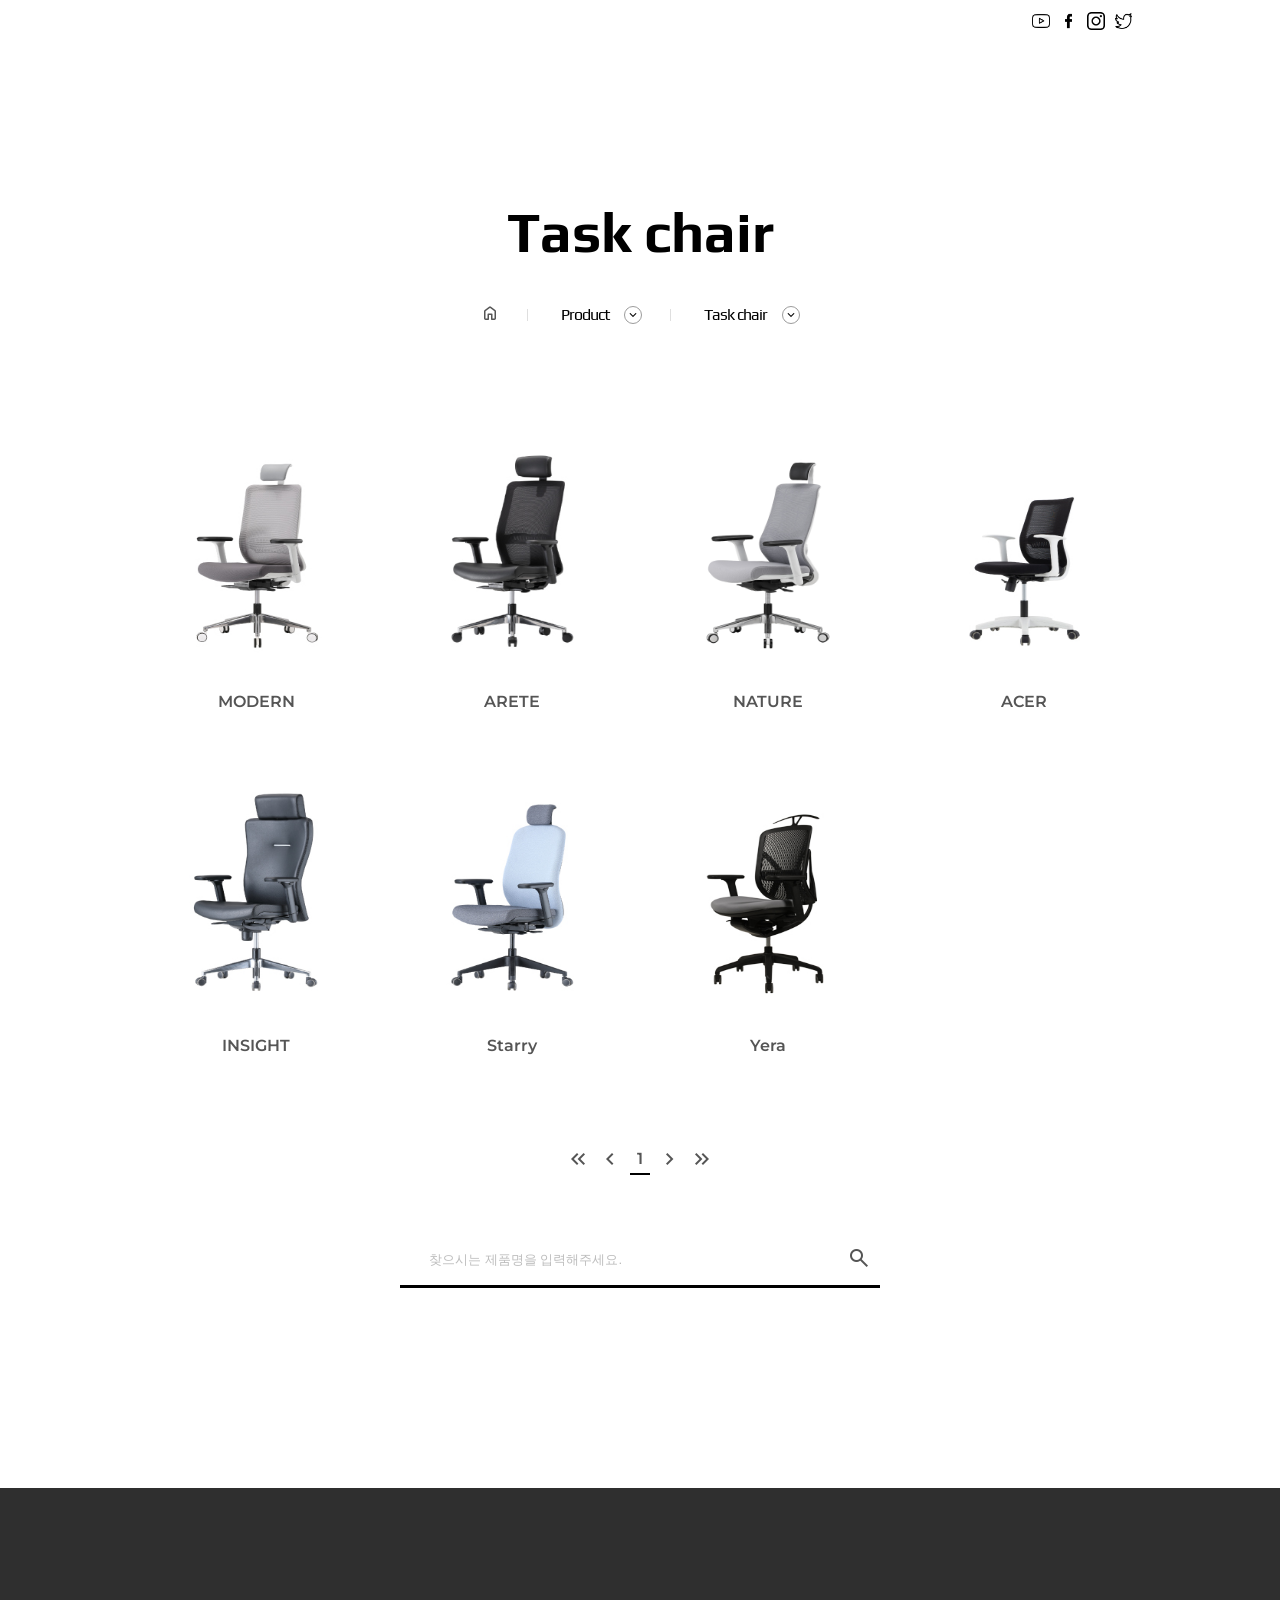
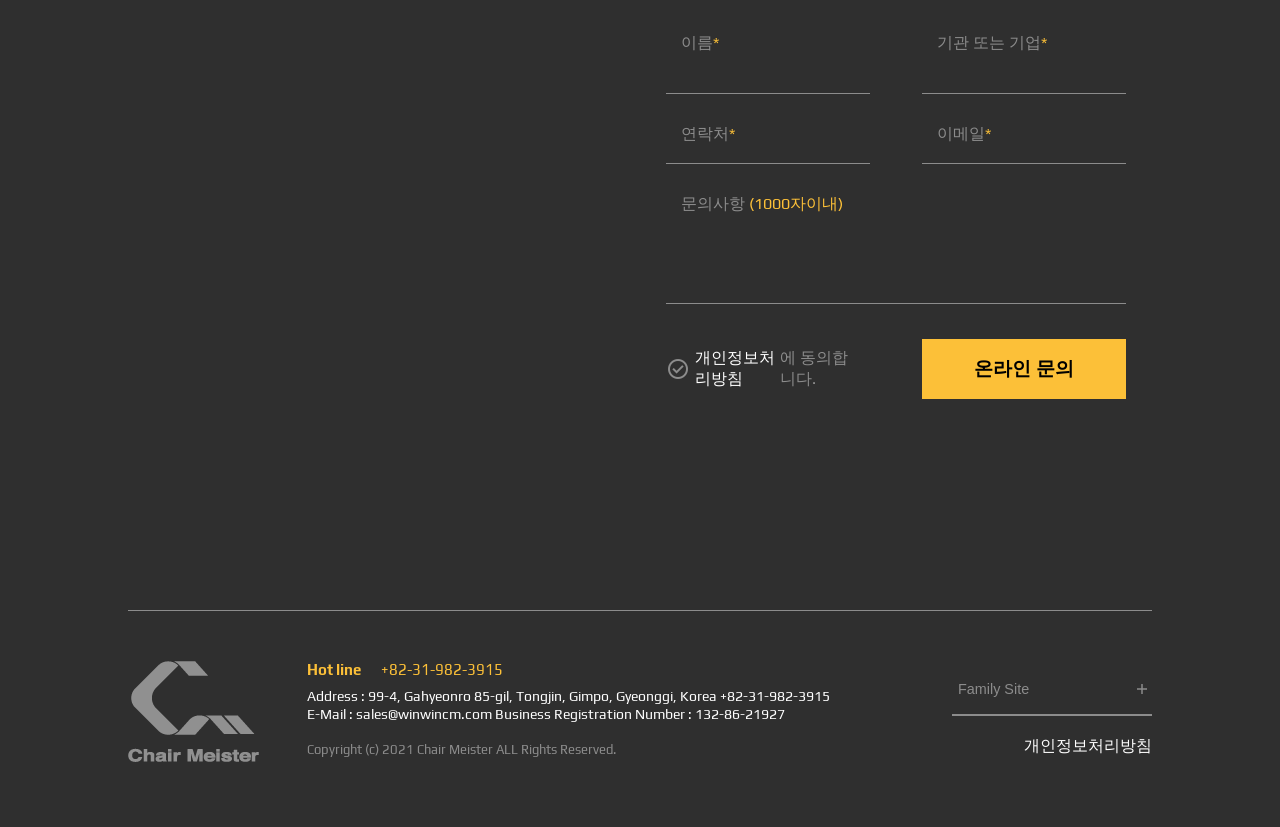
<file: taskChair.html>
<!DOCTYPE html>
<html lang="ko">
  <head>
    <meta charset="UTF-8" />
    <meta http-equiv="X-UA-Compatible" content="IE=edge" />
    <meta name="viewport" content="width=device-width, initial-scale=1.0" />
    <title>taskChair</title>
    <script src="https://ajax.googleapis.com/ajax/libs/jquery/3.6.1/jquery.min.js"></script>
    <script defer src="./js/index.js"></script>
    <link rel="stylesheet" href="./css/taskChair.css" />
    <link
      rel="stylesheet"
      href="https://fonts.googleapis.com/css2?family=Material+Symbols+Rounded:opsz,wght,FILL,GRAD@20..48,100..700,0..1,-50..200"
    />
    <link
      rel="stylesheet"
      href="https://fonts.googleapis.com/css2?family=Material+Symbols+Outlined:opsz,wght,FILL,GRAD@48,400,0,0"
    />



  </head>
  <body>

    <div class="task-chair-container">
      <div class="task-chair-wrap">
        <div class="task-chair-title">
          <h2>Task chair</h2>
          <div class="side-menu">
            <a href="#">
              <span class="material-symbols-rounded"> home </span>
            </a>
            <div class="product-btn-wrap">
              <button class="product-btn">
                <p>Product</p>
                <span class="arrow-box">
                  <span class="material-symbols-outlined"> expand_more </span>
                </span>
              </button>
              <ul class="drop-down-menu">
                <li>
                  <a href="#">Product</a>
                </li>
                <li>
                  <a href="#">Components</a>
                </li>
                <li>
                  <a href="#">Story</a>
                </li>
                <li>
                  <a href="#">Company</a>
                </li>
              </ul>
            </div>
            <div class="product-btn-wrap">
              <button class="product-btn">
                <p>Task chair</p>
                <span class="arrow-box">
                  <span class="material-symbols-outlined"> expand_more </span>
                </span>
              </button>
              <ul class="drop-down-menu">
                <li>
                  <a href="#">Task chair</a>
                </li>
                <li>
                  <a href="#">Multi chair</a>
                </li>
                <li>
                  <a href="#">Stool</a>
                </li>
              </ul>
            </div>
          </div>
        </div>

        <div class="chairs">
          <ul>
            <li>
              <a href="#">
                <div>
                  <img src="./Img/product/modern.jpg" alt="" />
                </div>
                <p>MODERN</p>
              </a>
            </li>
            <li>
              <a href="#">
                <div>
                  <img src="./Img/product/arete.jpg" alt="" />
                </div>
                <p>ARETE</p>
              </a>
            </li>
            <li>
              <a href="#">
                <div>
                  <img src="./Img/product/nature.jpg" alt="" />
                </div>
                <p>NATURE</p>
              </a>
            </li>
            <li>
              <a href="#">
                <div>
                  <img src="./Img/product/acer.jpg" alt="" />
                </div>
                <p>ACER</p>
              </a>
            </li>
            <li>
              <a href="#">
                <div>
                  <img src="./Img/product/insight.jpg" alt="" />
                </div>
                <p>INSIGHT</p>
              </a>
            </li>
            <li>
              <a href="#">
                <div>
                  <img src="./Img/product/starry.jpg" alt="" />
                </div>
                <p>Starry</p>
              </a>
            </li>
            <li>
              <a href="#">
                <div>
                  <img src="./Img/product/yera.jpg" alt="" />
                </div>
                <p>Yera</p>
              </a>
            </li>
          </ul>
        </div>
        <div class="arrows-wrap">
          <a href="#">
            <span class="material-symbols-outlined">
              keyboard_double_arrow_left
            </span>
          </a>
          <a href="#">
            <span class="material-symbols-outlined"> chevron_left </span>
          </a>
          <a href="#">1</a>
          <a href="#">
            <span class="material-symbols-outlined"> chevron_right </span>
          </a>
          <a href="#">
            <span class="material-symbols-outlined">
              keyboard_double_arrow_right
            </span>
          </a>
        </div>

        <div class="search-container">
          <form action="">
            <div class="search-wrap">
              <input type="search"  placeholder="찾으시는 제품명을 입력해주세요."/>
              <a href="#">
                <span class="material-symbols-outlined"> search </span>
              </a>
            </div>
          </form>
        </div>
      </div>
    </div>

    
  </body>
</html>
</file>
<file: css/style.css>
@charset "UTF-8";
@import url(./common.css);
/* main */
.main-container {
  width: 100%;
}
.main-container .main-contents-wrap {
  width: 100%;
}
.main-container .main-contents-wrap .visual-wrap {
  width: 100%;
  height: 100vh;
  overflow: hidden;
  position: relative;
}
.main-container .main-contents-wrap .visual-wrap figure {
  width: 100%;
}
.main-container .main-contents-wrap .visual-wrap figure img {
  width: auto;
}
.main-container .main-contents-wrap .visual-wrap .visual-text-container {
  z-index: 4;
  position: absolute;
  left: 0;
  top: 0;
  width: 100%;
  height: 100vh;
}
.main-container .main-contents-wrap .visual-wrap .visual-text-container .visual-text-wrap {
  position: absolute;
  width: 80%;
  top: 40%;
  left: 10%;
}
.main-container .main-contents-wrap .visual-wrap .visual-text-container .visual-text-wrap p:nth-child(1) {
  font-size: 5.6rem;
  color: #fff;
  margin-bottom: 30px;
}
.main-container .main-contents-wrap .visual-wrap .visual-text-container .visual-text-wrap p:nth-child(1) > span {
  font-weight: 900;
  margin-right: 30px;
}
.main-container .main-contents-wrap .visual-wrap .visual-text-container .visual-text-wrap p:nth-child(2) {
  line-height: 25px;
  letter-spacing: -1px;
  color: rgba(255, 255, 255, 0.75);
}
.main-container .main-contents-wrap .visual-wrap .icons-container {
  width: 100%;
  position: relative;
  bottom: 15%;
}
.main-container .main-contents-wrap .visual-wrap .icons-container .icons {
  z-index: 4;
  position: absolute;
  width: 80%;
  right: 10%;
  display: flex;
  justify-content: space-between;
}
.main-container .main-contents-wrap .visual-wrap .icons-container .icons .scroll {
  display: flex;
  flex-direction: column;
  align-items: center;
}
.main-container .main-contents-wrap .visual-wrap .icons-container .icons .scroll img {
  width: 64px;
  height: 27px;
}
.main-container .main-contents-wrap .visual-wrap .icons-container .icons .scroll .scroll-black-box {
  width: 38px;
  height: 38px;
  display: flex;
  justify-content: center;
  align-items: center;
  background-color: #000;
  border-radius: 100%;
  transform: translateY(-30%);
}
.main-container .main-contents-wrap .visual-wrap .icons-container .icons .scroll .scroll-black-box span {
  display: block;
  width: 13px;
  height: 22px;
  border: 2px solid #fff;
  border-radius: 30px;
  position: relative;
}
.main-container .main-contents-wrap .visual-wrap .icons-container .icons .scroll .scroll-black-box ::before {
  content: "";
  width: 2px;
  height: 4px;
  position: absolute;
  background-color: #fff;
  top: 7px;
  left: 3.5px;
  border-radius: 10px;
}
.main-container .main-contents-wrap .visual-wrap .icons-container .icons .bars {
  position: absolute;
  bottom: 0;
  right: 20%;
}
.main-container .main-contents-wrap .visual-wrap .icons-container .icons .bars .swiper-pagination {
  display: inline-block;
  width: 20rem;
  font-size: 0;
}
.main-container .main-contents-wrap .visual-wrap .icons-container .icons .bars .swiper-pagination .swiper-pagination-bullet {
  display: inline-block;
  width: 30%;
  height: 2px;
  border-radius: 0;
  opacity: 1;
  margin: 0 5px;
  background-color: rgba(255, 255, 255, 0.2);
  text-align: left;
}
.main-container .main-contents-wrap .visual-wrap .icons-container .icons .bars .swiper-pagination .swiper-pagination-bullet::after {
  content: "";
  width: 0%;
  height: 100%;
  display: inline-block;
  background-color: #fff !important;
}
.main-container .main-contents-wrap .visual-wrap .icons-container .icons .bars .swiper-pagination .swiper-pagination-bullet.swiper-pagination-bullet-active::after {
  width: 100%;
  transition: all 2.5s;
}
.main-container .main-contents-wrap .main-product-container {
  width: 100%;
  padding: 100px 0;
}
.main-container .main-contents-wrap .main-product-container .main-product-wrap {
  width: 80%;
  margin: 0 auto;
}
.main-container .main-contents-wrap .main-product-container .main-product-wrap .main-product-title {
  display: flex;
  justify-content: center;
  margin-bottom: 40px;
}
.main-container .main-contents-wrap .main-product-container .main-product-wrap .main-product-title h2 {
  font-size: 3.5rem;
  font-weight: 300;
}
.main-container .main-contents-wrap .main-product-container .main-product-wrap .main-product-title span {
  font-weight: 900;
}
.main-container .main-contents-wrap .main-product-container .main-product-wrap ul {
  display: flex;
  justify-content: space-evenly;
}
.main-container .main-contents-wrap .main-product-container .main-product-wrap ul li a {
  display: flex;
  flex-direction: column;
  align-items: center;
  color: #000;
  letter-spacing: 0.5px;
}
.main-container .main-contents-wrap .main-product-container .main-product-wrap ul li a img {
  width: 100%;
}
.main-container .main-contents-wrap .main-product-container .main-product-wrap ul li a p {
  font-family: "Play", sans-serif;
  font-weight: bold;
  font-size: 2rem;
  margin-top: 30px;
}
.main-container .main-contents-wrap .main-product-container .main-product-wrap ul li a .product-text {
  display: flex;
  align-items: center;
  margin-top: 30px;
  font-size: 0.8rem;
  border-bottom: 2px solid #000;
}
.main-container .main-contents-wrap .main-product-container .main-product-wrap ul li a .product-text span {
  margin-bottom: 10px;
  font-size: 0.8rem;
  font-weight: 700;
}
.main-container .main-contents-wrap .main-quick-container {
  width: 100%;
  background-color: #eee;
  padding: 100px 0;
}
.main-container .main-contents-wrap .main-quick-container .main-quick-wrap {
  width: 80%;
  margin: 0 auto;
}
.main-container .main-contents-wrap .main-quick-container .main-quick-wrap ul {
  display: flex;
  justify-content: space-between;
}
.main-container .main-contents-wrap .main-quick-container .main-quick-wrap ul li a {
  display: flex;
  flex-direction: column;
  align-items: center;
  margin: 0 30px;
}
.main-container .main-contents-wrap .main-quick-container .main-quick-wrap ul li a img {
  width: 100%;
}
.main-container .main-contents-wrap .main-quick-container .main-quick-wrap ul li a .quick-text {
  text-align: center;
  margin-top: 30px;
}
.main-container .main-contents-wrap .main-quick-container .main-quick-wrap ul li a .quick-text p {
  font-size: 2rem;
  font-weight: bold;
  color: #000;
  margin-bottom: 15px;
}
.main-container .main-contents-wrap .main-quick-container .main-quick-wrap ul li a .quick-text span {
  font-size: 1.2rem;
  color: #5a5a5a;
}
.main-container .main-contents-wrap .main-exhibition-container {
  width: 100%;
  padding: 155px 0 170px;
}
.main-container .main-contents-wrap .main-exhibition-container .main-exhibition-wrap {
  width: 80%;
  margin: 0 auto;
  display: flex;
  transition: 2000ms;
}
.main-container .main-contents-wrap .main-exhibition-container .main-exhibition-wrap .exhibition {
  width: 60%;
}
.main-container .main-contents-wrap .main-exhibition-container .main-exhibition-wrap .exhibition .ex-title {
  display: flex;
  justify-content: space-between;
  align-items: center;
  margin: 0 28px 20px 28px;
}
.main-container .main-contents-wrap .main-exhibition-container .main-exhibition-wrap .exhibition .ex-title p {
  font-size: 2rem;
  font-weight: bold;
  color: #000;
}
.main-container .main-contents-wrap .main-exhibition-container .main-exhibition-wrap .exhibition .ex-title > .product-text {
  display: flex;
  align-items: center;
}
.main-container .main-contents-wrap .main-exhibition-container .main-exhibition-wrap .exhibition .ex-title > .product-text span {
  font-size: 0.8rem;
  font-weight: 700;
  color: #9c9c9c;
}
.main-container .main-contents-wrap .main-exhibition-container .main-exhibition-wrap .exhibition .ex-img ul {
  display: flex;
  justify-content: space-around;
}
.main-container .main-contents-wrap .main-exhibition-container .main-exhibition-wrap .exhibition .ex-img ul li {
  margin: 0 17px;
}
.main-container .main-contents-wrap .main-exhibition-container .main-exhibition-wrap .exhibition .ex-img ul li a img {
  width: 100%;
}
.main-container .main-contents-wrap .main-exhibition-container .main-exhibition-wrap .exhibition .ex-img ul li a .ex-text {
  font-family: "Play", sans-serif;
  text-align: center;
  margin-top: 20px;
}
.main-container .main-contents-wrap .main-exhibition-container .main-exhibition-wrap .exhibition .ex-img ul li a .ex-text > p {
  font-weight: 600;
}
.main-container .main-contents-wrap .main-exhibition-container .main-exhibition-wrap .exhibition .ex-img ul li a .ex-text > span {
  display: block;
  margin-top: 10px;
  color: #9c9c9c;
}
.main-container .main-contents-wrap .main-exhibition-container .main-exhibition-wrap .release {
  width: 50%;
}
.main-container .main-contents-wrap .main-exhibition-container .main-exhibition-wrap .release .release-title {
  display: flex;
  justify-content: space-between;
  align-items: center;
  margin: 0 28px 20px 28px;
}
.main-container .main-contents-wrap .main-exhibition-container .main-exhibition-wrap .release .release-title p {
  font-size: 2rem;
  font-weight: bold;
  color: #000;
}
.main-container .main-contents-wrap .main-exhibition-container .main-exhibition-wrap .release .release-title > .product-text {
  display: flex;
  align-items: center;
}
.main-container .main-contents-wrap .main-exhibition-container .main-exhibition-wrap .release .release-title > .product-text span {
  font-size: 0.8rem;
  font-weight: 700;
  color: #9c9c9c;
}
.main-container .main-contents-wrap .main-exhibition-container .main-exhibition-wrap .release ul {
  width: 100%;
  display: flex;
}
.main-container .main-contents-wrap .main-exhibition-container .main-exhibition-wrap .release ul li {
  margin: 0 17px;
}
.main-container .main-contents-wrap .main-exhibition-container .main-exhibition-wrap .release ul li a .release-box {
  width: 100%;
  height: 306px;
  padding: 0 12%;
  display: flex;
  flex-direction: column;
  justify-content: center;
  background-color: #eee;
}
.main-container .main-contents-wrap .main-exhibition-container .main-exhibition-wrap .release ul li a .release-box .line {
  display: block;
  width: 15px;
  height: 2px;
  margin-top: 0;
  background-color: #2f2f2f;
}
.main-container .main-contents-wrap .main-exhibition-container .main-exhibition-wrap .release ul li a .release-box h5 {
  font-size: 20px;
}
.main-container .main-contents-wrap .main-exhibition-container .main-exhibition-wrap .release ul li a .release-box > p {
  font-size: 15px;
}
.main-container .main-contents-wrap .main-exhibition-container .main-exhibition-wrap .release ul li a .release-box > span {
  font-size: 14px;
  margin-top: 25px;
}

/* ================================= 반응형 ====================================== */
@media (max-width: 800px) {
  .main-container {
    width: 100%;
  }
  .main-container .main-contents-wrap {
    width: 100%;
  }
  .main-container .main-contents-wrap .visual-wrap {
    width: 100%;
    height: 100vh;
    overflow: hidden;
    position: relative;
  }
  .main-container .main-contents-wrap .visual-wrap figure {
    width: 100%;
    position: absolute;
    left: 0;
    top: 0;
  }
  .main-container .main-contents-wrap .visual-wrap figure img {
    width: auto;
  }
  .main-container .main-contents-wrap .visual-wrap .visual-text-container {
    position: relative;
    width: 100%;
    height: 100vh;
  }
  .main-container .main-contents-wrap .visual-wrap .visual-text-container .visual-text-wrap {
    position: absolute;
    width: 80%;
    top: 40%;
    left: 10%;
  }
  .main-container .main-contents-wrap .visual-wrap .visual-text-container .visual-text-wrap p:nth-child(1) {
    font-size: 5.6rem;
    color: #fff;
    margin-bottom: 30px;
  }
  .main-container .main-contents-wrap .visual-wrap .visual-text-container .visual-text-wrap p:nth-child(1) > span {
    font-weight: 900;
    margin-right: 30px;
  }
  .main-container .main-contents-wrap .visual-wrap .visual-text-container .visual-text-wrap p:nth-child(2) {
    line-height: 25px;
    letter-spacing: -1px;
    color: rgba(255, 255, 255, 0.75);
  }
  .main-container .main-contents-wrap .visual-wrap .icons-container {
    width: 100%;
    position: relative;
    bottom: 15%;
  }
  .main-container .main-contents-wrap .visual-wrap .icons-container .icons {
    position: absolute;
    width: 80%;
    right: 10%;
    display: flex;
    justify-content: space-between;
  }
  .main-container .main-contents-wrap .visual-wrap .icons-container .icons .scroll {
    display: flex;
    flex-direction: column;
    align-items: center;
  }
  .main-container .main-contents-wrap .visual-wrap .icons-container .icons .scroll img {
    width: 64px;
    height: 27px;
  }
  .main-container .main-contents-wrap .visual-wrap .icons-container .icons .scroll .scroll-black-box {
    width: 38px;
    height: 38px;
    display: flex;
    justify-content: center;
    align-items: center;
    background-color: #000;
    border-radius: 100%;
    transform: translateY(-30%);
  }
  .main-container .main-contents-wrap .visual-wrap .icons-container .icons .scroll .scroll-black-box span {
    display: block;
    width: 13px;
    height: 22px;
    border: 2px solid #fff;
    border-radius: 30px;
    position: relative;
  }
  .main-container .main-contents-wrap .visual-wrap .icons-container .icons .scroll .scroll-black-box ::before {
    content: "";
    width: 2px;
    height: 4px;
    position: absolute;
    background-color: #fff;
    top: 7px;
    left: 3.5px;
    border-radius: 10px;
  }
  .main-container .main-contents-wrap .visual-wrap .icons-container .icons .bars {
    padding-top: 40px;
  }
  .main-container .main-contents-wrap .visual-wrap .icons-container .icons .bars span {
    display: inline-block;
    width: 10rem;
    border: 2px solid #9c9c9c;
  }
  .main-container .main-contents-wrap .main-product-container {
    width: 100%;
    padding: 100px 0;
  }
  .main-container .main-contents-wrap .main-product-container .main-product-wrap {
    width: 80%;
    margin: 0 auto;
  }
  .main-container .main-contents-wrap .main-product-container .main-product-wrap .main-product-title {
    display: flex;
    justify-content: center;
    margin-bottom: 40px;
    transition: 2000ms;
  }
  .main-container .main-contents-wrap .main-product-container .main-product-wrap .main-product-title h2 {
    font-size: 3rem;
    font-weight: 300;
  }
  .main-container .main-contents-wrap .main-product-container .main-product-wrap .main-product-title span {
    font-weight: 900;
  }
  .main-container .main-contents-wrap .main-product-container .main-product-wrap ul {
    display: block;
  }
  .main-container .main-contents-wrap .main-product-container .main-product-wrap ul li:nth-child(2) a {
    margin-bottom: 0;
  }
  .main-container .main-contents-wrap .main-product-container .main-product-wrap ul li a {
    display: flex;
    flex-direction: column;
    align-items: center;
    color: #000;
    letter-spacing: 0.5px;
    margin-bottom: 30px;
  }
  .main-container .main-contents-wrap .main-product-container .main-product-wrap ul li a img {
    width: 100%;
  }
  .main-container .main-contents-wrap .main-product-container .main-product-wrap ul li a p {
    font-family: "Play", sans-serif;
    font-weight: bold;
    font-size: 2rem;
    margin-top: 30px;
  }
  .main-container .main-contents-wrap .main-product-container .main-product-wrap ul li a .product-text {
    display: flex;
    align-items: center;
    margin-top: 15px;
    font-size: 0.8rem;
    border-bottom: 2px solid #000;
  }
  .main-container .main-contents-wrap .main-product-container .main-product-wrap ul li a .product-text span {
    margin-bottom: 10px;
    font-size: 0.6rem;
  }
  .main-container .main-contents-wrap .main-quick-container {
    width: 100%;
    background-color: #eee;
    padding: 100px 0;
  }
  .main-container .main-contents-wrap .main-quick-container .main-quick-wrap {
    width: 80%;
    margin: 0 auto;
  }
  .main-container .main-contents-wrap .main-quick-container .main-quick-wrap ul {
    display: block;
  }
  .main-container .main-contents-wrap .main-quick-container .main-quick-wrap ul li {
    margin-bottom: 30px;
  }
  .main-container .main-contents-wrap .main-quick-container .main-quick-wrap ul li:last-child {
    margin-bottom: 0;
  }
  .main-container .main-contents-wrap .main-quick-container .main-quick-wrap ul li a {
    display: flex;
    flex-direction: column;
    align-items: center;
    margin: 0 30px;
  }
  .main-container .main-contents-wrap .main-quick-container .main-quick-wrap ul li a img {
    width: 100%;
  }
  .main-container .main-contents-wrap .main-quick-container .main-quick-wrap ul li a .quick-text {
    text-align: center;
    margin-top: 30px;
  }
  .main-container .main-contents-wrap .main-quick-container .main-quick-wrap ul li a .quick-text p {
    font-size: 1.8rem;
    font-weight: bold;
    color: #000;
    margin-bottom: 10px;
  }
  .main-container .main-contents-wrap .main-quick-container .main-quick-wrap ul li a .quick-text span {
    font-size: 1rem;
    color: #5a5a5a;
  }
  .main-container .main-contents-wrap .main-exhibition-container {
    padding: 60px 0 75px;
  }
  .main-container .main-contents-wrap .main-exhibition-container .main-exhibition-wrap {
    display: block;
  }
  .main-container .main-contents-wrap .main-exhibition-container .main-exhibition-wrap .exhibition {
    width: 100%;
    margin-bottom: 100px;
  }
  .main-container .main-contents-wrap .main-exhibition-container .main-exhibition-wrap .exhibition .ex-title {
    display: flex;
    flex-direction: column;
  }
  .main-container .main-contents-wrap .main-exhibition-container .main-exhibition-wrap .exhibition .ex-title p {
    margin-bottom: 10px;
  }
  .main-container .main-contents-wrap .main-exhibition-container .main-exhibition-wrap .exhibition .ex-title > .product-text {
    display: flex;
    align-items: center;
  }
  .main-container .main-contents-wrap .main-exhibition-container .main-exhibition-wrap .exhibition .ex-title > .product-text span {
    font-size: 0.7rem;
  }
  .main-container .main-contents-wrap .main-exhibition-container .main-exhibition-wrap .exhibition .ex-img ul {
    display: block;
  }
  .main-container .main-contents-wrap .main-exhibition-container .main-exhibition-wrap .exhibition .ex-img ul li {
    margin: 0 17px;
  }
  .main-container .main-contents-wrap .main-exhibition-container .main-exhibition-wrap .exhibition .ex-img ul li a img {
    width: 100%;
  }
  .main-container .main-contents-wrap .main-exhibition-container .main-exhibition-wrap .exhibition .ex-img ul li a .ex-text {
    font-family: "Play", sans-serif;
    text-align: center;
    margin-top: 20px;
    margin-bottom: 20px;
  }
  .main-container .main-contents-wrap .main-exhibition-container .main-exhibition-wrap .exhibition .ex-img ul li a .ex-text > p {
    font-weight: 600;
  }
  .main-container .main-contents-wrap .main-exhibition-container .main-exhibition-wrap .exhibition .ex-img ul li a .ex-text > span {
    display: block;
    margin-top: 10px;
    color: #9c9c9c;
  }
  .main-container .main-contents-wrap .main-exhibition-container .main-exhibition-wrap .release {
    width: 100%;
  }
  .main-container .main-contents-wrap .main-exhibition-container .main-exhibition-wrap .release .release-title {
    display: flex;
    flex-direction: column;
  }
  .main-container .main-contents-wrap .main-exhibition-container .main-exhibition-wrap .release .release-title p {
    font-size: 2rem;
    font-weight: bold;
    color: #000;
  }
  .main-container .main-contents-wrap .main-exhibition-container .main-exhibition-wrap .release .release-title > .product-text {
    display: flex;
    align-items: center;
  }
  .main-container .main-contents-wrap .main-exhibition-container .main-exhibition-wrap .release .release-title > .product-text span {
    font-size: 0.7rem;
  }
  .main-container .main-contents-wrap .main-exhibition-container .main-exhibition-wrap .release ul {
    width: 100%;
    display: flex;
  }
  .main-container .main-contents-wrap .main-exhibition-container .main-exhibition-wrap .release ul li {
    margin: 0 17px;
  }
  .main-container .main-contents-wrap .main-exhibition-container .main-exhibition-wrap .release ul li a .release-box {
    width: 100%;
    height: 306px;
    padding: 0 12%;
    display: flex;
    flex-direction: column;
    justify-content: center;
    background-color: #eee;
  }
  .main-container .main-contents-wrap .main-exhibition-container .main-exhibition-wrap .release ul li a .release-box .line {
    display: block;
    width: 15px;
    height: 2px;
    margin-top: 0;
    background-color: #2f2f2f;
  }
  .main-container .main-contents-wrap .main-exhibition-container .main-exhibition-wrap .release ul li a .release-box h5 {
    font-size: 20px;
  }
  .main-container .main-contents-wrap .main-exhibition-container .main-exhibition-wrap .release ul li a .release-box > p {
    font-size: 15px;
  }
  .main-container .main-contents-wrap .main-exhibition-container .main-exhibition-wrap .release ul li a .release-box > span {
    font-size: 14px;
    margin-top: 25px;
  }
}/*# sourceMappingURL=style.css.map */
</file>
<file: css/common.css>
@charset "UTF-8";
@import url(../css/style.css);
@import url(../css/taskChair.css);
@import url(../css/multiChair.css);
@import url(../css/stool.css);
@import url(../css/siteMap.css);
@import url("https://fonts.googleapis.com/css2?family=Montserrat:wght@400;600;700&display=swap");
@import url("https://fonts.googleapis.com/css2?family=Play&display=swap");
html,
body {
  margin: 0px;
  padding: 0px;
  font-size: 16px;
  font-family: "Montserrat", sans-serif;
  /* background-color: grey; */
}

h1,
h2,
h3,
h4,
p,
figure {
  margin: 0px;
}

ul,
li {
  list-style-type: none;
  margin: 0px;
  padding: 0px;
}

img {
  vertical-align: middle;
}

a {
  color: #555;
  text-decoration: none;
}

* {
  box-sizing: border-box;
}

::after,
::before,
i,
em,
strong,
b,
code {
  display: inline-block;
}

/* header */
header::after {
  content: "";
  display: none;
  width: 100%;
  height: 300px;
  background-color: #fff;
}
header .visual-container {
  width: 100%;
}
header .visual-container .visual-wrap {
  width: 100%;
  top: 0;
  left: 0;
  right: 0;
  margin: 0 auto;
  display: flex;
  align-items: center;
  border-bottom: 1px solid #fff;
  position: fixed;
  z-index: 999;
}
header .visual-container .visual-wrap .logo {
  top: 20px;
  left: 130px;
  position: absolute;
}
header .visual-container .visual-wrap .logo h1 img {
  width: 100%;
}
header .visual-container .visual-wrap .nav-wrap {
  width: 100%;
  /* nav-top */
}
header .visual-container .visual-wrap .nav-wrap .nav-top {
  width: 80%;
  margin: 0 auto;
  display: flex;
  justify-content: flex-end;
  right: 0;
}
header .visual-container .visual-wrap .nav-wrap .nav-top .quick-list {
  width: 150px;
  line-height: 12px;
}
header .visual-container .visual-wrap .nav-wrap .nav-top .quick-list ul {
  display: flex;
  font-family: "Play", sans-serif;
}
header .visual-container .visual-wrap .nav-wrap .nav-top .quick-list ul li:nth-child(1)::after {
  content: "|";
  color: #fff;
  margin: 0 20px;
}
header .visual-container .visual-wrap .nav-wrap .nav-top .quick-list ul li a {
  line-height: 40px;
  color: #fff;
  font-size: 13px;
  -webkit-text-decoration: none solid rgba(0, 0, 0, 0.73);
          text-decoration: none solid rgba(0, 0, 0, 0.73);
}
header .visual-container .visual-wrap .nav-wrap .nav-top .sns {
  line-height: 12px;
  margin: 0 20px;
}
header .visual-container .visual-wrap .nav-wrap .nav-top .sns ul {
  width: 100px;
  display: flex;
}
header .visual-container .visual-wrap .nav-wrap .nav-top .sns ul li {
  margin-right: 10px;
}
header .visual-container .visual-wrap .nav-wrap .nav-top .sns ul li:nth-child(4) {
  margin-right: 0px;
}
header .visual-container .visual-wrap .nav-wrap .nav-top .sns ul li a {
  line-height: 40px;
}
header .visual-container .visual-wrap .nav-wrap .nav-top .sns ul li a img {
  width: 100%;
}
header .visual-container .visual-wrap .nav-wrap .nav-bottom {
  width: 85%;
  margin: 30px auto;
  display: flex;
  justify-content: flex-end;
}
header .visual-container .visual-wrap .nav-wrap .nav-bottom > ul {
  width: 80%;
  display: flex;
  justify-content: space-between;
}
header .visual-container .visual-wrap .nav-wrap .nav-bottom > ul:hover .nav-2dep {
  display: block;
}
header .visual-container .visual-wrap .nav-wrap .nav-bottom > ul > li {
  position: relative;
  margin: 0 auto;
}
header .visual-container .visual-wrap .nav-wrap .nav-bottom > ul > li a {
  color: #fff;
  font-size: 17px;
  font-family: "Play", sans-serif;
}
header .visual-container .visual-wrap .nav-wrap .nav-bottom > ul > li .yellow-line {
  width: 100%;
}
header .visual-container .visual-wrap .nav-wrap .nav-bottom > ul > li .yellow-line::after {
  position: absolute;
  bottom: 8px;
  left: 0;
  content: "";
  width: 0;
  height: 1px;
  border-bottom: 8px solid #fcc038;
  z-index: -1;
  transform: scaleX(0);
  transition: transform 250ms ease-in-out;
}
header .visual-container .visual-wrap .nav-wrap .nav-bottom > ul > li .yellow-line:hover::after {
  width: 100%;
  transform: scaleX(1);
}
header .visual-container .visual-wrap .nav-wrap .nav-bottom > ul > li.on .yellow-line::after {
  width: 100%;
  transform: scaleX(1);
}
header .visual-container .visual-wrap .nav-wrap .nav-bottom > ul > li:nth-child(5) a {
  color: #fff;
  position: relative;
}
header .visual-container .visual-wrap .nav-wrap .nav-bottom > ul > li:nth-child(5) a span {
  font-size: 33px;
}
header .visual-container .visual-wrap .nav-wrap .nav-bottom > ul > li:nth-child(5) a .language-box::after {
  display: block;
  position: absolute;
  content: "";
  top: -2px;
  left: -1px;
  width: 100%;
  height: 0;
  z-index: -1;
  border-radius: 16px;
}
header .visual-container .visual-wrap .nav-wrap .nav-bottom > ul > li:nth-child(5) a .language-box:hover::after {
  padding: 0 2px;
  background-color: red;
  width: 100%;
  height: 70px;
  transition: all 500ms;
}
header .visual-container .visual-wrap .nav-wrap .nav-bottom > ul > li:nth-child(6) a {
  color: #fff;
}
header .visual-container .visual-wrap .nav-wrap .nav-bottom > ul > li:nth-child(6) a span {
  font-size: 33px;
}
header .visual-container .visual-wrap .nav-wrap .nav-bottom > ul .nav-2dep {
  display: none;
  width: 100%;
  position: absolute;
  top: 70px;
  text-align: center;
  z-index: 999;
}
header .visual-container .visual-wrap .nav-wrap .nav-bottom > ul .nav-2dep ul {
  display: flex;
  flex-direction: column;
}
header .visual-container .visual-wrap .nav-wrap .nav-bottom > ul .nav-2dep ul li {
  white-space: nowrap;
  position: relative;
  margin: 0 auto;
}
header .visual-container .visual-wrap .nav-wrap .nav-bottom > ul .nav-2dep ul li::after {
  display: block;
  position: absolute;
  content: "";
  left: 0;
  bottom: 0;
  width: 0;
  height: 1;
  border-bottom: 1px solid #000;
  transform: scaleX(0);
  transition: transform 250ms ease-in-out;
}
header .visual-container .visual-wrap .nav-wrap .nav-bottom > ul .nav-2dep ul li:hover::after {
  width: 100%;
  transform: scaleX(1);
}
header .visual-container .visual-wrap .nav-wrap .nav-bottom > ul .nav-2dep ul li a {
  line-height: 30px;
  -webkit-text-decoration: none solid #8c8c8c;
          text-decoration: none solid #8c8c8c;
  font-size: 14px;
  font-family: "Play", sans-serif;
}
header .visual-container .visual-wrap .nav-wrap .nav-bottom > ul .nav-2dep ul li a:hover {
  color: #000;
  transition: all 300ms;
}

/* footer */
.footer-container {
  width: 100%;
  background-color: #2f2f2f;
  font-family: "Play", sans-serif;
}
.footer-container .footer-top-wrap {
  width: 80%;
  margin: 0 auto;
  border-bottom: 1px solid #8c8c8c;
  margin-bottom: 50px;
}
.footer-container .footer-top-wrap .footer-top {
  display: flex;
  justify-content: space-between;
}
.footer-container .footer-top-wrap .footer-top .footer-top-left {
  width: 50%;
  padding: 130px 0 94px;
  transition: 2000ms;
}
.footer-container .footer-top-wrap .footer-top .footer-top-left > span {
  font-size: 16px;
  font-weight: bold;
  color: #fcc038;
}
.footer-container .footer-top-wrap .footer-top .footer-top-left h5 {
  font-size: 56px;
  color: #8c8c8c;
  font-weight: 300;
}
.footer-container .footer-top-wrap .footer-top .footer-top-left h5 span {
  color: #fff;
  font-weight: bold;
}
.footer-container .footer-top-wrap .footer-top .footer-top-left p {
  font-size: 1.2rem;
  line-height: 1.68;
  color: #8c8c8c;
  font-weight: 300;
}
.footer-container .footer-top-wrap .footer-top .footer-top-right {
  width: 50%;
  padding: 130px 0 94px;
  font-family: "Play", sans-serif;
}
.footer-container .footer-top-wrap .footer-top .footer-top-right .footer-top-contents {
  width: 100%;
}
.footer-container .footer-top-wrap .footer-top .footer-top-right .footer-top-contents ul {
  width: 100%;
  display: flex;
  flex-wrap: wrap;
  justify-content: space-around;
  border-bottom: #8c8c8c;
}
.footer-container .footer-top-wrap .footer-top .footer-top-right .footer-top-contents ul ::after {
  content: "";
  position: absolute;
  bottom: 0;
  left: 0;
  width: 100%;
  height: 1px;
  background-color: #8c8c8c;
}
.footer-container .footer-top-wrap .footer-top .footer-top-right .footer-top-contents ul li {
  position: relative;
  width: 40%;
  margin: 15px 10px;
  padding: 0 15px;
}
.footer-container .footer-top-wrap .footer-top .footer-top-right .footer-top-contents ul li:nth-child(5) {
  width: 90%;
}
.footer-container .footer-top-wrap .footer-top .footer-top-right .footer-top-contents ul li:nth-child(5) > div {
  float: left;
}
.footer-container .footer-top-wrap .footer-top .footer-top-right .footer-top-contents ul li:nth-child(5) textarea {
  width: 100%;
  height: 85px;
  border: 0;
  background-color: transparent;
  resize: none;
}
.footer-container .footer-top-wrap .footer-top .footer-top-right .footer-top-contents ul li div {
  float: left;
  color: #8c8c8c;
}
.footer-container .footer-top-wrap .footer-top .footer-top-right .footer-top-contents ul li div > span {
  color: #fcc038;
}
.footer-container .footer-top-wrap .footer-top .footer-top-right .footer-top-contents ul li input {
  float: left;
  width: calc(100% - 70px);
  height: 40px;
  border: 0;
  background-color: transparent;
}
.footer-container .footer-top-wrap .footer-top .footer-top-right .footer-top-contents .footer-contact-btn {
  display: flex;
  justify-content: center;
  align-items: center;
  margin-top: 20px;
}
.footer-container .footer-top-wrap .footer-top .footer-top-right .footer-top-contents .footer-contact-btn .agree-check-box {
  width: 50%;
}
.footer-container .footer-top-wrap .footer-top .footer-top-right .footer-top-contents .footer-contact-btn .agree-check-box > input {
  display: none;
}
.footer-container .footer-top-wrap .footer-top .footer-top-right .footer-top-contents .footer-contact-btn .agree-check-box > label {
  width: 72%;
  display: flex;
  align-items: center;
  color: #8c8c8c;
}
.footer-container .footer-top-wrap .footer-top .footer-top-right .footer-top-contents .footer-contact-btn .agree-check-box > label .material-symbols-outlined {
  color: #8c8c8c;
  margin-right: 5px;
}
.footer-container .footer-top-wrap .footer-top .footer-top-right .footer-top-contents .footer-contact-btn .agree-check-box > label > a {
  color: #fff;
}
.footer-container .footer-top-wrap .footer-top .footer-top-right .footer-top-contents .footer-contact-btn button {
  width: 40%;
  height: 60px;
  border: none;
  font-size: 1.2rem;
  font-weight: bold;
  color: #000;
  background-color: #fcc038;
}
.footer-container .footer-bottom-container {
  width: 100%;
}
.footer-container .footer-bottom-container .footer-bottom-wrap {
  display: flex;
  width: 80%;
  margin: 0 auto;
  padding-bottom: 65px;
}
.footer-container .footer-bottom-container .footer-bottom-wrap .footer-bottom-left-wrap {
  width: 100%;
}
.footer-container .footer-bottom-container .footer-bottom-wrap .footer-bottom-left-wrap .footer-bottom-left {
  display: flex;
}
.footer-container .footer-bottom-container .footer-bottom-wrap .footer-bottom-left-wrap .footer-bottom-left > img {
  width: auto;
  height: 100%;
}
.footer-container .footer-bottom-container .footer-bottom-wrap .footer-bottom-left-wrap .footer-bottom-left .footer-adress {
  margin-left: 3rem;
  margin-right: 3rem;
}
.footer-container .footer-bottom-container .footer-bottom-wrap .footer-bottom-left-wrap .footer-bottom-left .footer-adress .footer-adress-text:nth-child(1) {
  margin-bottom: 10px;
  font-size: 15px;
  color: #fcc038;
}
.footer-container .footer-bottom-container .footer-bottom-wrap .footer-bottom-left-wrap .footer-bottom-left .footer-adress .footer-adress-text:nth-child(1) span {
  font-weight: bold;
  margin-right: 20px;
}
.footer-container .footer-bottom-container .footer-bottom-wrap .footer-bottom-left-wrap .footer-bottom-left .footer-adress .footer-adress-text:nth-child(2) {
  font-size: 14px;
  color: #fff;
  margin-bottom: 2px;
}
.footer-container .footer-bottom-container .footer-bottom-wrap .footer-bottom-left-wrap .footer-bottom-left .footer-adress .footer-adress-text:nth-child(3) {
  font-size: 14px;
  color: #fff;
  margin-bottom: 20px;
}
.footer-container .footer-bottom-container .footer-bottom-wrap .footer-bottom-left-wrap .footer-bottom-left .footer-adress .footer-copyright {
  font-size: 13px;
  color: #8c8c8c;
}
.footer-container .footer-bottom-right .family-site-wrap .family-site-box {
  position: relative;
  width: 200px;
}
.footer-container .footer-bottom-right .family-site-wrap .family-site-box button {
  display: block;
  width: 100%;
  height: 55px;
  line-height: 55px;
  text-align: left;
  font-size: 0.9rem;
  color: #8c8c8c;
  background-color: transparent;
  /* color: rgba(255, 255, 255, 0.63); */
  border-width: 0px;
  border-bottom: 2px solid #8c8c8c;
}
.footer-container .footer-bottom-right .family-site-wrap .family-site-box span {
  position: absolute;
  font-size: 20px;
  right: 0;
  top: 18px;
  color: #8c8c8c;
}
.footer-container .footer-bottom-right .family-site-wrap .family-site-box ul {
  display: none;
  width: 100%;
  position: absolute;
  bottom: 100%;
  padding: 10px 0;
  font-size: 14px;
  background-color: #fff;
  line-height: 25px;
}
.footer-container .footer-bottom-right .family-site-wrap .family-site-box ul li a {
  padding: 10px;
}
.footer-container .footer-bottom-right .family-site-wrap .personal {
  margin-top: 20px;
  text-align: right;
}
.footer-container .footer-bottom-right .family-site-wrap .personal a {
  color: #fff;
}

/* ====================================== 반응형 1220px  ================================= */
@media (max-width: 1220px) {
  header .visual-container {
    width: 100%;
  }
  header .visual-container .visual-wrap {
    width: 100%;
    top: 0;
    left: 0;
    right: 0;
    margin: 0 auto;
    display: flex;
    align-items: center;
    border-bottom: 1px solid #fff;
    position: fixed;
    z-index: 999;
  }
  header .visual-container .visual-wrap .logo {
    transform: scale(0.7);
    left: 10px;
    top: 3px;
  }
  header .visual-container .visual-wrap .logo h1 img {
    width: 100%;
  }
  header .visual-container .visual-wrap .nav-wrap {
    width: 100%;
    /* nav-top */
  }
  header .visual-container .visual-wrap .nav-wrap .nav-top {
    width: 80%;
    margin: 0 auto;
    display: none;
    justify-content: flex-end;
    right: 0;
  }
  header .visual-container .visual-wrap .nav-wrap .nav-top .quick-list {
    width: 150px;
    line-height: 12px;
  }
  header .visual-container .visual-wrap .nav-wrap .nav-top .quick-list ul {
    display: flex;
    font-family: "Play", sans-serif;
  }
  header .visual-container .visual-wrap .nav-wrap .nav-top .quick-list ul li:nth-child(1)::after {
    content: "|";
    color: #fff;
    margin: 0 20px;
  }
  header .visual-container .visual-wrap .nav-wrap .nav-top .quick-list ul li a {
    line-height: 40px;
    color: #fff;
    font-size: 13px;
    -webkit-text-decoration: none solid rgba(0, 0, 0, 0.73);
            text-decoration: none solid rgba(0, 0, 0, 0.73);
  }
  header .visual-container .visual-wrap .nav-wrap .nav-top .sns {
    line-height: 12px;
    margin: 0 20px;
  }
  header .visual-container .visual-wrap .nav-wrap .nav-top .sns ul {
    width: 100px;
    display: flex;
  }
  header .visual-container .visual-wrap .nav-wrap .nav-top .sns ul li {
    margin-right: 10px;
  }
  header .visual-container .visual-wrap .nav-wrap .nav-top .sns ul li:nth-child(4) {
    margin-right: 0px;
  }
  header .visual-container .visual-wrap .nav-wrap .nav-top .sns ul li a {
    line-height: 40px;
  }
  header .visual-container .visual-wrap .nav-wrap .nav-top .sns ul li a img {
    width: 100%;
  }
  header .visual-container .visual-wrap .nav-wrap .nav-bottom {
    width: 85%;
    margin: 30px auto;
    display: flex;
    justify-content: flex-end;
  }
  header .visual-container .visual-wrap .nav-wrap .nav-bottom > ul {
    width: 100px;
    position: relative;
    right: -65px;
  }
  header .visual-container .visual-wrap .nav-wrap .nav-bottom > ul > li {
    margin: 0 auto;
  }
  header .visual-container .visual-wrap .nav-wrap .nav-bottom > ul > li:nth-child(-n+4) {
    display: none;
  }
  header .visual-container .visual-wrap .nav-wrap .nav-bottom > ul > li .yellow-line {
    width: 100%;
  }
  header .visual-container .visual-wrap .nav-wrap .nav-bottom > ul > li .yellow-line::after {
    position: absolute;
    bottom: 8px;
    left: 0;
    content: "";
    width: 0;
    height: 1px;
    border-bottom: 8px solid #fcc038;
    z-index: -1;
    transform: scaleX(0);
    transition: transform 250ms ease-in-out;
  }
  header .visual-container .visual-wrap .nav-wrap .nav-bottom > ul > li .yellow-line:hover::after {
    width: 100%;
    transform: scaleX(1);
  }
  header .visual-container .visual-wrap .nav-wrap .nav-bottom > ul > li .yellow-line a {
    color: #fff;
    font-size: 17px;
    font-family: "Play", sans-serif;
  }
  header .visual-container .visual-wrap .nav-wrap .nav-bottom > ul > li:nth-child(5) a {
    color: #fff;
    position: relative;
  }
  header .visual-container .visual-wrap .nav-wrap .nav-bottom > ul > li:nth-child(5) a .language-box::after {
    display: block;
    position: absolute;
    content: "";
    top: -2px;
    left: -1px;
    width: 100%;
    height: 0;
    z-index: -1;
    border-radius: 16px;
  }
  header .visual-container .visual-wrap .nav-wrap .nav-bottom > ul > li:nth-child(5) a .language-box:hover::after {
    padding: 0 2px;
    background-color: red;
    width: 100%;
    height: 70px;
    transition: all 500ms;
  }
  header .visual-container .visual-wrap .nav-wrap .nav-bottom > ul > li:nth-child(6) a {
    color: #fff;
  }
  header .visual-container .visual-wrap .nav-wrap .nav-bottom > ul .nav-2dep {
    display: none;
    width: 100%;
    position: absolute;
    top: 70px;
    text-align: center;
    z-index: 999;
  }
  header .visual-container .visual-wrap .nav-wrap .nav-bottom > ul .nav-2dep ul {
    display: flex;
    flex-direction: column;
  }
  header .visual-container .visual-wrap .nav-wrap .nav-bottom > ul .nav-2dep ul li {
    white-space: nowrap;
    position: relative;
    margin: 0 auto;
  }
  header .visual-container .visual-wrap .nav-wrap .nav-bottom > ul .nav-2dep ul li::after {
    display: block;
    position: absolute;
    content: "";
    left: 0;
    bottom: 0;
    width: 0;
    height: 1;
    border-bottom: 1px solid #000;
    transform: scaleX(0);
    transition: transform 250ms ease-in-out;
  }
  header .visual-container .visual-wrap .nav-wrap .nav-bottom > ul .nav-2dep ul li:hover::after {
    width: 100%;
    transform: scaleX(1);
  }
  header .visual-container .visual-wrap .nav-wrap .nav-bottom > ul .nav-2dep ul li a {
    line-height: 30px;
    -webkit-text-decoration: none solid #8c8c8c;
            text-decoration: none solid #8c8c8c;
    font-size: 14px;
    font-family: "Play", sans-serif;
  }
  header .visual-container .visual-wrap .nav-wrap .nav-bottom > ul .nav-2dep ul li a:hover {
    color: #000;
    transition: all 300ms;
  }
}
/* ===========================  반응형 1024px  =============================================== */
@media (max-width: 1024px) {
  /* footer */
  .footer-container {
    width: 100%;
    background-color: #2f2f2f;
    font-family: "Play", sans-serif;
  }
  .footer-container .footer-top-wrap .footer-top {
    display: block;
  }
  .footer-container .footer-top-wrap .footer-top .footer-top-left {
    width: 100%;
    text-align: center;
    padding: 100px 0 50px 0;
  }
  .footer-container .footer-top-wrap .footer-top .footer-top-left > span {
    font-size: 16px;
    font-weight: bold;
    color: #fcc038;
  }
  .footer-container .footer-top-wrap .footer-top .footer-top-left h5 {
    font-size: 3rem;
    margin: 30px 0;
  }
  .footer-container .footer-top-wrap .footer-top .footer-top-left h5 span {
    color: #fff;
    font-weight: bold;
  }
  .footer-container .footer-top-wrap .footer-top .footer-top-left p {
    font-size: 1.2rem;
    line-height: 1.68;
    color: #8c8c8c;
    font-weight: 300;
  }
  .footer-container .footer-top-wrap .footer-top .footer-top-right {
    width: 100%;
    padding: 0 0 100px 0;
  }
  .footer-container .footer-top-wrap .footer-top .footer-top-right .footer-top-contents {
    width: 100%;
  }
  .footer-container .footer-top-wrap .footer-top .footer-top-right .footer-top-contents ul {
    width: 100%;
    display: flex;
    flex-wrap: wrap;
    justify-content: space-around;
    border-bottom: #8c8c8c;
  }
  .footer-container .footer-top-wrap .footer-top .footer-top-right .footer-top-contents ul ::after {
    content: "";
    position: absolute;
    bottom: 0;
    left: 0;
    width: 100%;
    height: 1px;
    background-color: #8c8c8c;
  }
  .footer-container .footer-top-wrap .footer-top .footer-top-right .footer-top-contents ul li {
    position: relative;
    width: 40%;
    margin: 15px 10px;
    padding: 0 15px;
  }
  .footer-container .footer-top-wrap .footer-top .footer-top-right .footer-top-contents ul li:nth-child(5) {
    width: 90%;
  }
  .footer-container .footer-top-wrap .footer-top .footer-top-right .footer-top-contents ul li:nth-child(5) > div {
    float: left;
  }
  .footer-container .footer-top-wrap .footer-top .footer-top-right .footer-top-contents ul li:nth-child(5) textarea {
    width: 100%;
    height: 85px;
    border: 0;
    background-color: transparent;
    resize: none;
  }
  .footer-container .footer-top-wrap .footer-top .footer-top-right .footer-top-contents ul li div {
    float: left;
    color: #8c8c8c;
  }
  .footer-container .footer-top-wrap .footer-top .footer-top-right .footer-top-contents ul li div > span {
    color: #fcc038;
  }
  .footer-container .footer-top-wrap .footer-top .footer-top-right .footer-top-contents ul li input {
    float: left;
    width: calc(100% - 70px);
    height: 40px;
    border: 0;
    background-color: transparent;
  }
  .footer-container .footer-top-wrap .footer-top .footer-top-right .footer-top-contents .footer-contact-btn {
    display: flex;
    justify-content: center;
    align-items: center;
    margin-top: 20px;
  }
  .footer-container .footer-top-wrap .footer-top .footer-top-right .footer-top-contents .footer-contact-btn .agree-check-box {
    width: 50%;
  }
  .footer-container .footer-top-wrap .footer-top .footer-top-right .footer-top-contents .footer-contact-btn .agree-check-box > input {
    display: none;
  }
  .footer-container .footer-top-wrap .footer-top .footer-top-right .footer-top-contents .footer-contact-btn .agree-check-box > label {
    width: 72%;
    display: flex;
    align-items: center;
    color: #8c8c8c;
  }
  .footer-container .footer-top-wrap .footer-top .footer-top-right .footer-top-contents .footer-contact-btn .agree-check-box > label .material-symbols-outlined {
    color: #8c8c8c;
    margin-right: 5px;
  }
  .footer-container .footer-top-wrap .footer-top .footer-top-right .footer-top-contents .footer-contact-btn .agree-check-box > label > a {
    color: #fff;
  }
  .footer-container .footer-top-wrap .footer-top .footer-top-right .footer-top-contents .footer-contact-btn button {
    width: 40%;
    height: 60px;
    border: none;
    font-size: 1.2rem;
    font-weight: bold;
    color: #000;
    background-color: #fcc038;
  }
  .footer-container .footer-bottom-container {
    width: 100%;
  }
  .footer-container .footer-bottom-container .footer-bottom-wrap {
    display: flex;
    width: 80%;
    margin: 0 auto;
    padding-bottom: 65px;
  }
  .footer-container .footer-bottom-container .footer-bottom-wrap .footer-bottom-left-wrap {
    width: 100%;
  }
  .footer-container .footer-bottom-container .footer-bottom-wrap .footer-bottom-left-wrap .footer-bottom-left {
    display: flex;
  }
  .footer-container .footer-bottom-container .footer-bottom-wrap .footer-bottom-left-wrap .footer-bottom-left .footer-adress {
    margin-right: 3rem;
  }
  .footer-container .footer-bottom-container .footer-bottom-wrap .footer-bottom-left-wrap .footer-bottom-left .footer-adress .footer-adress-text:nth-child(1) {
    margin-bottom: 10px;
    font-size: 15px;
    color: #fcc038;
  }
  .footer-container .footer-bottom-container .footer-bottom-wrap .footer-bottom-left-wrap .footer-bottom-left .footer-adress .footer-adress-text:nth-child(1) span {
    font-weight: bold;
    margin-right: 20px;
  }
  .footer-container .footer-bottom-container .footer-bottom-wrap .footer-bottom-left-wrap .footer-bottom-left .footer-adress .footer-adress-text:nth-child(2) {
    font-size: 14px;
    color: #fff;
    margin-bottom: 2px;
  }
  .footer-container .footer-bottom-container .footer-bottom-wrap .footer-bottom-left-wrap .footer-bottom-left .footer-adress .footer-adress-text:nth-child(3) {
    font-size: 14px;
    color: #fff;
    margin-bottom: 20px;
  }
  .footer-container .footer-bottom-container .footer-bottom-wrap .footer-bottom-left-wrap .footer-bottom-left .footer-adress .footer-copyright {
    font-size: 13px;
    color: #8c8c8c;
  }
  .footer-container .footer-bottom-right .family-site-wrap .family-site-box {
    position: relative;
    width: 200px;
  }
  .footer-container .footer-bottom-right .family-site-wrap .family-site-box button {
    display: block;
    width: 100%;
    height: 55px;
    line-height: 55px;
    text-align: left;
    font-size: 0.9rem;
    color: #8c8c8c;
    background-color: transparent;
    /* color: rgba(255, 255, 255, 0.63); */
    border-width: 0px;
    border-bottom: 2px solid #8c8c8c;
  }
  .footer-container .footer-bottom-right .family-site-wrap .family-site-box span {
    position: absolute;
    font-size: 20px;
    right: 0;
    top: 18px;
    color: #8c8c8c;
  }
  .footer-container .footer-bottom-right .family-site-wrap .family-site-box ul {
    display: none;
    width: 100%;
    position: absolute;
    bottom: 100%;
    padding: 10px 0;
    font-size: 14px;
    background-color: #fff;
    line-height: 25px;
  }
  .footer-container .footer-bottom-right .family-site-wrap .family-site-box ul li a {
    padding: 10px;
  }
  .footer-container .footer-bottom-right .family-site-wrap .personal {
    margin-top: 20px;
    text-align: right;
  }
  .footer-container .footer-bottom-right .family-site-wrap .personal a {
    color: #fff;
  }
}
/* =============================  반응형 800px  ===================================== */
@media (max-width: 800px) {
  header::after {
    content: "";
    display: none;
    width: 100%;
    height: 300px;
    background-color: #fff;
  }
  header .visual-container {
    width: 100%;
  }
  header .visual-container .visual-wrap {
    width: 100%;
    top: 0;
    left: 0;
    right: 0;
    margin: 0 auto;
    display: flex;
    align-items: center;
    border-bottom: 1px solid #fff;
    position: fixed;
    z-index: 999;
  }
  header .visual-container .visual-wrap .logo {
    transform: scale(0.6);
    left: 10px;
    top: 3px;
  }
  header .visual-container .visual-wrap .logo h1 img {
    width: 100%;
  }
  header .visual-container .visual-wrap .nav-wrap {
    width: 100%;
    /* nav-top */
  }
  header .visual-container .visual-wrap .nav-wrap .nav-top {
    display: none;
  }
  header .visual-container .visual-wrap .nav-wrap .nav-top .quick-list {
    width: 150px;
    line-height: 12px;
  }
  header .visual-container .visual-wrap .nav-wrap .nav-top .quick-list ul {
    display: flex;
    font-family: "Play", sans-serif;
  }
  header .visual-container .visual-wrap .nav-wrap .nav-top .quick-list ul li:nth-child(1)::after {
    content: "|";
    color: #fff;
    margin: 0 20px;
  }
  header .visual-container .visual-wrap .nav-wrap .nav-top .quick-list ul li a {
    line-height: 40px;
    color: #fff;
    font-size: 13px;
    -webkit-text-decoration: none solid rgba(0, 0, 0, 0.73);
            text-decoration: none solid rgba(0, 0, 0, 0.73);
  }
  header .visual-container .visual-wrap .nav-wrap .nav-top .sns {
    line-height: 12px;
    margin: 0 20px;
  }
  header .visual-container .visual-wrap .nav-wrap .nav-top .sns ul {
    width: 100px;
    display: flex;
  }
  header .visual-container .visual-wrap .nav-wrap .nav-top .sns ul li {
    margin-right: 10px;
  }
  header .visual-container .visual-wrap .nav-wrap .nav-top .sns ul li:nth-child(4) {
    margin-right: 0px;
  }
  header .visual-container .visual-wrap .nav-wrap .nav-top .sns ul li a {
    line-height: 40px;
  }
  header .visual-container .visual-wrap .nav-wrap .nav-top .sns ul li a img {
    width: 100%;
  }
  header .visual-container .visual-wrap .nav-wrap .nav-bottom {
    width: 85%;
    margin: 30px auto;
    display: flex;
    justify-content: flex-end;
  }
  header .visual-container .visual-wrap .nav-wrap .nav-bottom > ul {
    width: 100px;
    right: -50px;
  }
  header .visual-container .visual-wrap .nav-wrap .nav-bottom > ul > li {
    position: relative;
    margin: 0 auto;
  }
  header .visual-container .visual-wrap .nav-wrap .nav-bottom > ul > li a {
    color: #fff;
    font-size: 17px;
    font-family: "Play", sans-serif;
  }
  header .visual-container .visual-wrap .nav-wrap .nav-bottom > ul > li .yellow-line {
    width: 100%;
  }
  header .visual-container .visual-wrap .nav-wrap .nav-bottom > ul > li .yellow-line::after {
    position: absolute;
    bottom: 8px;
    left: 0;
    content: "";
    width: 0;
    height: 1px;
    border-bottom: 8px solid #fcc038;
    z-index: -1;
    transform: scaleX(0);
    transition: transform 250ms ease-in-out;
  }
  header .visual-container .visual-wrap .nav-wrap .nav-bottom > ul > li .yellow-line:hover::after {
    width: 100%;
    transform: scaleX(1);
  }
  header .visual-container .visual-wrap .nav-wrap .nav-bottom > ul > li:nth-child(5) a {
    color: #fff;
    position: relative;
  }
  header .visual-container .visual-wrap .nav-wrap .nav-bottom > ul > li:nth-child(5) a span {
    font-size: 30px;
  }
  header .visual-container .visual-wrap .nav-wrap .nav-bottom > ul > li:nth-child(5) a .language-box::after {
    display: block;
    position: absolute;
    content: "";
    top: -2px;
    left: -1px;
    width: 100%;
    height: 0;
    z-index: -1;
    border-radius: 16px;
  }
  header .visual-container .visual-wrap .nav-wrap .nav-bottom > ul > li:nth-child(5) a .language-box:hover::after {
    padding: 0 2px;
    background-color: red;
    width: 100%;
    height: 70px;
    transition: all 500ms;
  }
  header .visual-container .visual-wrap .nav-wrap .nav-bottom > ul > li:nth-child(6) a {
    color: #fff;
  }
  header .visual-container .visual-wrap .nav-wrap .nav-bottom > ul > li:nth-child(6) a span {
    font-size: 30px;
  }
  header .visual-container .visual-wrap .nav-wrap .nav-bottom > ul .nav-2dep {
    display: none;
    width: 100%;
    position: absolute;
    top: 70px;
    text-align: center;
    z-index: 999;
  }
  header .visual-container .visual-wrap .nav-wrap .nav-bottom > ul .nav-2dep ul {
    display: flex;
    flex-direction: column;
  }
  header .visual-container .visual-wrap .nav-wrap .nav-bottom > ul .nav-2dep ul li {
    white-space: nowrap;
    position: relative;
    margin: 0 auto;
  }
  header .visual-container .visual-wrap .nav-wrap .nav-bottom > ul .nav-2dep ul li::after {
    display: block;
    position: absolute;
    content: "";
    left: 0;
    bottom: 0;
    width: 0;
    height: 1;
    border-bottom: 1px solid #000;
    transform: scaleX(0);
    transition: transform 250ms ease-in-out;
  }
  header .visual-container .visual-wrap .nav-wrap .nav-bottom > ul .nav-2dep ul li:hover::after {
    width: 100%;
    transform: scaleX(1);
  }
  header .visual-container .visual-wrap .nav-wrap .nav-bottom > ul .nav-2dep ul li a {
    line-height: 30px;
    -webkit-text-decoration: none solid #8c8c8c;
            text-decoration: none solid #8c8c8c;
    font-size: 14px;
    font-family: "Play", sans-serif;
  }
  header .visual-container .visual-wrap .nav-wrap .nav-bottom > ul .nav-2dep ul li a:hover {
    color: #000;
    transition: all 300ms;
  }
}/*# sourceMappingURL=common.css.map */
</file>
<file: css/multiChair.css>
@import url(./common.css);
.task-chair-container {
  width: 100%;
}
.task-chair-container .task-chair-wrap {
  width: 80%;
  margin: 200px auto;
}
.task-chair-container .task-chair-wrap .task-chair-title {
  text-align: center;
}
.task-chair-container .task-chair-wrap .task-chair-title h2 {
  font-family: "Play", sans-serif;
  font-size: 3.5rem;
  font-weight: 600;
  margin-bottom: 30px;
}
.task-chair-container .task-chair-wrap .task-chair-title .side-menu {
  width: 100%;
  margin: 0 auto;
  margin-bottom: 65px;
  display: flex;
  justify-content: center;
  align-items: center;
}
.task-chair-container .task-chair-wrap .task-chair-title .side-menu a .material-symbols-rounded {
  font-size: 20px;
  margin: 0 30px;
}
.task-chair-container .task-chair-wrap .task-chair-title .side-menu .product-btn-wrap {
  position: relative;
  margin: 0 15px;
  padding: 10px;
}
.task-chair-container .task-chair-wrap .task-chair-title .side-menu .product-btn-wrap .product-btn {
  display: flex;
  align-items: center;
  border: 0;
  outline: 0;
  background-color: transparent;
  font-family: "Play", sans-serif;
  font-size: 1rem;
  letter-spacing: -1px;
}
.task-chair-container .task-chair-wrap .task-chair-title .side-menu .product-btn-wrap .product-btn ::before {
  position: absolute;
  content: "";
  width: 1px;
  height: 12px;
  top: 15px;
  left: -18px;
  background-color: #dfdfdf;
}
.task-chair-container .task-chair-wrap .task-chair-title .side-menu .product-btn-wrap .product-btn p {
  margin-right: 15px;
}
.task-chair-container .task-chair-wrap .task-chair-title .side-menu .product-btn-wrap .product-btn .arrow-box {
  width: 18px;
  height: 18px;
  display: flex;
  justify-content: center;
  align-items: center;
  border: 1px solid #9c9c9c;
  border-radius: 50%;
}
.task-chair-container .task-chair-wrap .task-chair-title .side-menu .product-btn-wrap .product-btn .arrow-box > span {
  font-size: 14px;
}
.task-chair-container .task-chair-wrap .task-chair-title .side-menu .product-btn-wrap .drop-down-menu {
  display: none;
  position: absolute;
  background-color: #fcc038;
  top: 100%;
  left: -16%;
  width: 140px;
}
.task-chair-container .task-chair-wrap .task-chair-title .side-menu .product-btn-wrap .drop-down-menu li {
  margin: 10px 0;
}
.task-chair-container .task-chair-wrap .task-chair-title .side-menu .product-btn-wrap .drop-down-menu li a {
  padding: 5px 10px;
  font-size: 14px;
  color: #fff;
}
.task-chair-container .task-chair-wrap .chairs {
  width: 100%;
}
.task-chair-container .task-chair-wrap .chairs ul {
  display: flex;
  justify-content: flex-start;
  flex-wrap: wrap;
}
.task-chair-container .task-chair-wrap .chairs ul li {
  margin: 32px 0;
  width: 25%;
}
.task-chair-container .task-chair-wrap .chairs ul li a {
  display: flex;
  flex-direction: column;
  align-items: center;
}
.task-chair-container .task-chair-wrap .chairs ul li a div {
  width: 100%;
  height: 18vw;
}
.task-chair-container .task-chair-wrap .chairs ul li a div img {
  width: 100%;
  max-height: 100%;
}
.task-chair-container .task-chair-wrap .chairs ul li a p {
  margin-top: 30px;
  font-weight: 600;
}
.task-chair-container .task-chair-wrap .arrows-wrap {
  width: 16%;
  display: flex;
  justify-content: space-evenly;
  margin: 60px auto;
}
.task-chair-container .task-chair-wrap .arrows-wrap a:nth-of-type(3) {
  width: 20px;
  text-align: center;
  font-weight: 600;
  line-height: 1.5;
  border-bottom: 2px solid #000;
}
.task-chair-container .task-chair-wrap .search-container {
  text-align: center;
}
.task-chair-container .task-chair-wrap .search-container form .search-wrap {
  width: 480px;
  height: 53px;
  margin: 0 auto;
  display: flex;
  justify-content: center;
  align-items: center;
  border-bottom: 3px solid #000;
}
.task-chair-container .task-chair-wrap .search-container form .search-wrap input {
  width: 85%;
  padding: 5px;
  margin: 0 15px;
  border: none;
}
.task-chair-container .task-chair-wrap .search-container form .search-wrap input::-moz-placeholder {
  color: #bdbdbd;
}
.task-chair-container .task-chair-wrap .search-container form .search-wrap input:-ms-input-placeholder {
  color: #bdbdbd;
}
.task-chair-container .task-chair-wrap .search-container form .search-wrap input::placeholder {
  color: #bdbdbd;
}/*# sourceMappingURL=multiChair.css.map */
</file>
<file: css/siteMap.css>
@import url(../css/common.css);
.site-map-container {
  width: 100%;
}
.site-map-container .site-map-wrap {
  width: 80%;
  margin: 0 auto;
}
.site-map-container .site-map-wrap .btn-title-wrap {
  width: 100%;
  text-align: center;
  margin-top: 30px;
  margin-bottom: 100px;
}
.site-map-container .site-map-wrap .btn-title-wrap button {
  border-radius: 50%;
  border: none;
  background-color: black;
  width: 50px;
  height: 50px;
  display: flex;
  justify-content: center;
  align-items: center;
  margin: 0 auto;
}
.site-map-container .site-map-wrap .btn-title-wrap button span {
  color: #fcc038;
  font-size: 2rem;
}
.site-map-container .site-map-wrap .btn-title-wrap h1 {
  margin-top: 30px;
  font-size: 3rem;
  font-weight: 700;
}
.site-map-container .site-map-wrap .site-map-menus {
  width: 100%;
}
.site-map-container .site-map-wrap .site-map-menus .menus-title {
  display: flex;
  justify-content: space-around;
  border-bottom: 1px solid #dfdfdf;
}
.site-map-container .site-map-wrap .site-map-menus .menus-title > ul > li {
  text-align: center;
  height: 3.5rem;
  position: relative;
}
.site-map-container .site-map-wrap .site-map-menus .menus-title > ul > li > h2 {
  margin-bottom: 40px;
}
.site-map-container .site-map-wrap .site-map-menus .menus-title > ul > li > h2::before {
  position: absolute;
  display: none;
  content: "";
  bottom: 0;
  left: 50%;
  transform: translateX(-50%);
  width: 50px;
  border-bottom: 3px solid #000;
}
.site-map-container .site-map-wrap .site-map-menus .menus-title > ul > li > h2:hover::before {
  display: block;
}
.site-map-container .site-map-wrap .site-map-menus .menus-title > ul > li > ul > li {
  padding: 10px 30px;
}
.site-map-container .site-map-wrap .site-map-menus .menus-title > ul > li > ul > li > a p {
  font-size: 1.1rem;
  color: #8d8d8d;
}
.site-map-container .site-map-wrap .site-map-menus .menus-title > ul > li > ul > li > a p:hover {
  color: #000;
}/*# sourceMappingURL=siteMap.css.map */
</file>
<file: css/stool.css>
@import url(./common.css);
.task-chair-container {
  width: 100%;
}
.task-chair-container .task-chair-wrap {
  width: 80%;
  margin: 200px auto;
}
.task-chair-container .task-chair-wrap .task-chair-title {
  text-align: center;
}
.task-chair-container .task-chair-wrap .task-chair-title h2 {
  font-family: "Play", sans-serif;
  font-size: 3.5rem;
  font-weight: 600;
  margin-bottom: 30px;
}
.task-chair-container .task-chair-wrap .task-chair-title .side-menu {
  width: 100%;
  margin: 0 auto;
  margin-bottom: 65px;
  display: flex;
  justify-content: center;
  align-items: center;
}
.task-chair-container .task-chair-wrap .task-chair-title .side-menu a .material-symbols-rounded {
  font-size: 20px;
  margin: 0 30px;
}
.task-chair-container .task-chair-wrap .task-chair-title .side-menu .product-btn-wrap {
  position: relative;
  margin: 0 15px;
  padding: 10px;
}
.task-chair-container .task-chair-wrap .task-chair-title .side-menu .product-btn-wrap .product-btn {
  display: flex;
  align-items: center;
  border: 0;
  outline: 0;
  background-color: transparent;
  font-family: "Play", sans-serif;
  font-size: 1rem;
  letter-spacing: -1px;
}
.task-chair-container .task-chair-wrap .task-chair-title .side-menu .product-btn-wrap .product-btn ::before {
  position: absolute;
  content: "";
  width: 1px;
  height: 12px;
  top: 15px;
  left: -18px;
  background-color: #dfdfdf;
}
.task-chair-container .task-chair-wrap .task-chair-title .side-menu .product-btn-wrap .product-btn p {
  margin-right: 15px;
}
.task-chair-container .task-chair-wrap .task-chair-title .side-menu .product-btn-wrap .product-btn .arrow-box {
  width: 18px;
  height: 18px;
  display: flex;
  justify-content: center;
  align-items: center;
  border: 1px solid #9c9c9c;
  border-radius: 50%;
}
.task-chair-container .task-chair-wrap .task-chair-title .side-menu .product-btn-wrap .product-btn .arrow-box > span {
  font-size: 14px;
}
.task-chair-container .task-chair-wrap .task-chair-title .side-menu .product-btn-wrap .drop-down-menu {
  display: none;
  position: absolute;
  background-color: #fcc038;
  top: 100%;
  left: -16%;
  width: 140px;
}
.task-chair-container .task-chair-wrap .task-chair-title .side-menu .product-btn-wrap .drop-down-menu li {
  margin: 10px 0;
}
.task-chair-container .task-chair-wrap .task-chair-title .side-menu .product-btn-wrap .drop-down-menu li a {
  padding: 5px 10px;
  font-size: 14px;
  color: #fff;
}
.task-chair-container .task-chair-wrap .chairs {
  width: 100%;
}
.task-chair-container .task-chair-wrap .chairs ul {
  display: flex;
  justify-content: flex-start;
  flex-wrap: wrap;
}
.task-chair-container .task-chair-wrap .chairs ul li {
  margin: 32px 0;
  width: 25%;
}
.task-chair-container .task-chair-wrap .chairs ul li a {
  display: flex;
  flex-direction: column;
  align-items: center;
}
.task-chair-container .task-chair-wrap .chairs ul li a div {
  width: 100%;
  height: 18vw;
}
.task-chair-container .task-chair-wrap .chairs ul li a div img {
  width: 100%;
  max-height: 100%;
}
.task-chair-container .task-chair-wrap .chairs ul li a p {
  margin-top: 30px;
  font-weight: 600;
}
.task-chair-container .task-chair-wrap .arrows-wrap {
  width: 16%;
  display: flex;
  justify-content: space-evenly;
  margin: 60px auto;
}
.task-chair-container .task-chair-wrap .arrows-wrap a:nth-of-type(3) {
  width: 20px;
  text-align: center;
  font-weight: 600;
  line-height: 1.5;
  border-bottom: 2px solid #000;
}
.task-chair-container .task-chair-wrap .search-container {
  text-align: center;
}
.task-chair-container .task-chair-wrap .search-container form .search-wrap {
  width: 480px;
  height: 53px;
  margin: 0 auto;
  display: flex;
  justify-content: center;
  align-items: center;
  border-bottom: 3px solid #000;
}
.task-chair-container .task-chair-wrap .search-container form .search-wrap input {
  width: 85%;
  padding: 5px;
  margin: 0 15px;
  border: none;
}
.task-chair-container .task-chair-wrap .search-container form .search-wrap input::-moz-placeholder {
  color: #bdbdbd;
}
.task-chair-container .task-chair-wrap .search-container form .search-wrap input:-ms-input-placeholder {
  color: #bdbdbd;
}
.task-chair-container .task-chair-wrap .search-container form .search-wrap input::placeholder {
  color: #bdbdbd;
}/*# sourceMappingURL=stool.css.map */
</file>
<file: css/taskChair.css>
@import url(./common.css);
.task-chair-container {
  width: 100%;
}
.task-chair-container .task-chair-wrap {
  width: 80%;
  margin: 200px auto;
}
.task-chair-container .task-chair-wrap .task-chair-title {
  text-align: center;
}
.task-chair-container .task-chair-wrap .task-chair-title h2 {
  font-family: "Play", sans-serif;
  font-size: 3.5rem;
  font-weight: 600;
  margin-bottom: 30px;
}
.task-chair-container .task-chair-wrap .task-chair-title .side-menu {
  width: 100%;
  margin: 0 auto;
  margin-bottom: 65px;
  display: flex;
  justify-content: center;
  align-items: center;
}
.task-chair-container .task-chair-wrap .task-chair-title .side-menu a .material-symbols-rounded {
  font-size: 20px;
  margin: 0 30px;
}
.task-chair-container .task-chair-wrap .task-chair-title .side-menu .product-btn-wrap {
  position: relative;
  margin: 0 15px;
  padding: 10px;
}
.task-chair-container .task-chair-wrap .task-chair-title .side-menu .product-btn-wrap .product-btn {
  display: flex;
  align-items: center;
  border: 0;
  outline: 0;
  background-color: transparent;
  font-family: "Play", sans-serif;
  font-size: 1rem;
  letter-spacing: -1px;
}
.task-chair-container .task-chair-wrap .task-chair-title .side-menu .product-btn-wrap .product-btn ::before {
  position: absolute;
  content: "";
  width: 1px;
  height: 12px;
  top: 15px;
  left: -18px;
  background-color: #dfdfdf;
}
.task-chair-container .task-chair-wrap .task-chair-title .side-menu .product-btn-wrap .product-btn p {
  margin-right: 15px;
}
.task-chair-container .task-chair-wrap .task-chair-title .side-menu .product-btn-wrap .product-btn .arrow-box {
  width: 18px;
  height: 18px;
  display: flex;
  justify-content: center;
  align-items: center;
  border: 1px solid #9c9c9c;
  border-radius: 50%;
}
.task-chair-container .task-chair-wrap .task-chair-title .side-menu .product-btn-wrap .product-btn .arrow-box > span {
  font-size: 14px;
}
.task-chair-container .task-chair-wrap .task-chair-title .side-menu .product-btn-wrap .drop-down-menu {
  display: none;
  position: absolute;
  background-color: #fcc038;
  top: 100%;
  left: -16%;
  width: 140px;
}
.task-chair-container .task-chair-wrap .task-chair-title .side-menu .product-btn-wrap .drop-down-menu li {
  margin: 10px 0;
}
.task-chair-container .task-chair-wrap .task-chair-title .side-menu .product-btn-wrap .drop-down-menu li a {
  padding: 5px 10px;
  font-size: 14px;
  color: #fff;
}
.task-chair-container .task-chair-wrap .chairs {
  width: 100%;
}
.task-chair-container .task-chair-wrap .chairs ul {
  display: flex;
  justify-content: flex-start;
  flex-wrap: wrap;
}
.task-chair-container .task-chair-wrap .chairs ul li {
  margin: 32px 0;
  width: 25%;
}
.task-chair-container .task-chair-wrap .chairs ul li a {
  display: flex;
  flex-direction: column;
  align-items: center;
}
.task-chair-container .task-chair-wrap .chairs ul li a div {
  width: 100%;
  height: 18vw;
}
.task-chair-container .task-chair-wrap .chairs ul li a div img {
  width: 100%;
  max-height: 100%;
}
.task-chair-container .task-chair-wrap .chairs ul li a p {
  margin-top: 30px;
  font-weight: 600;
}
.task-chair-container .task-chair-wrap .arrows-wrap {
  width: 16%;
  display: flex;
  justify-content: space-evenly;
  margin: 60px auto;
}
.task-chair-container .task-chair-wrap .arrows-wrap a:nth-of-type(3) {
  width: 20px;
  text-align: center;
  font-weight: 600;
  line-height: 1.5;
  border-bottom: 2px solid #000;
}
.task-chair-container .task-chair-wrap .search-container {
  text-align: center;
}
.task-chair-container .task-chair-wrap .search-container form .search-wrap {
  width: 480px;
  height: 53px;
  margin: 0 auto;
  display: flex;
  justify-content: center;
  align-items: center;
  border-bottom: 3px solid #000;
}
.task-chair-container .task-chair-wrap .search-container form .search-wrap input {
  width: 85%;
  padding: 5px;
  margin: 0 15px;
  border: none;
}
.task-chair-container .task-chair-wrap .search-container form .search-wrap input::-moz-placeholder {
  color: #bdbdbd;
}
.task-chair-container .task-chair-wrap .search-container form .search-wrap input:-ms-input-placeholder {
  color: #bdbdbd;
}
.task-chair-container .task-chair-wrap .search-container form .search-wrap input::placeholder {
  color: #bdbdbd;
}/*# sourceMappingURL=taskChair.css.map */
</file>
